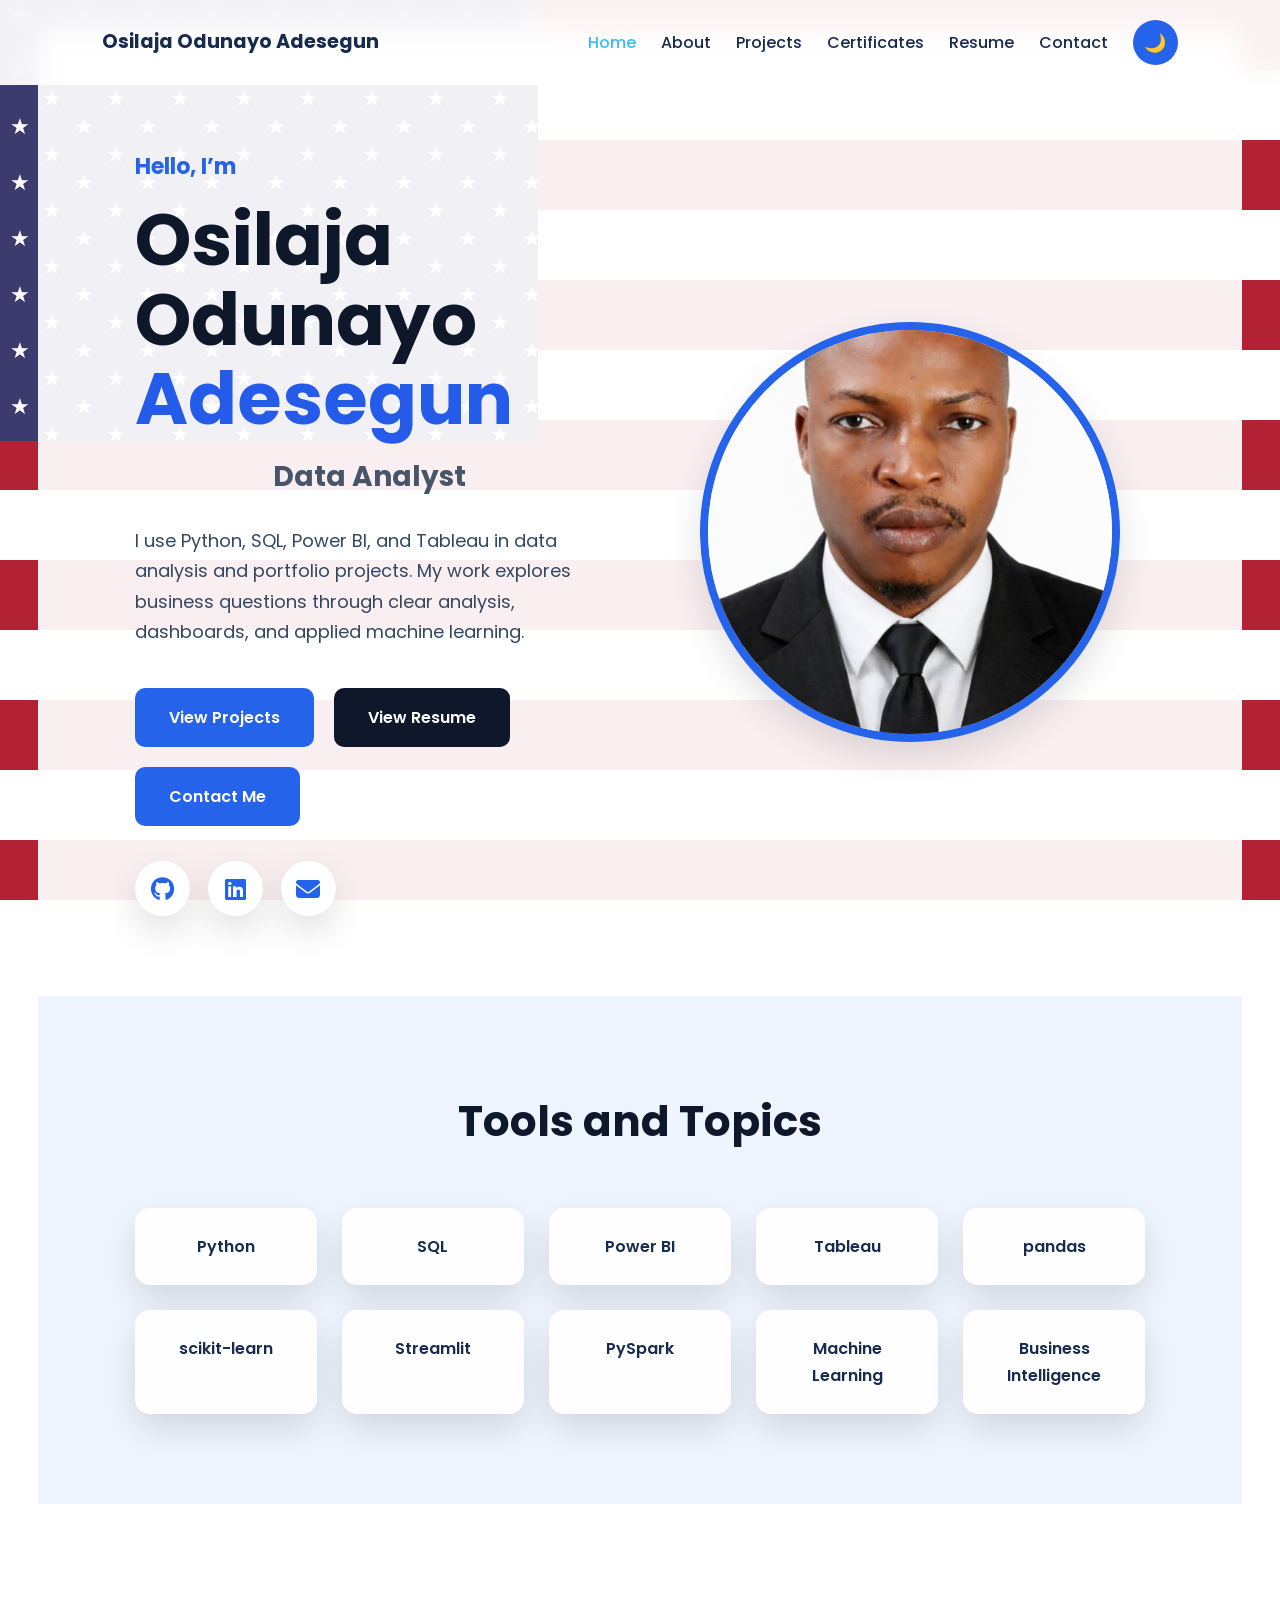
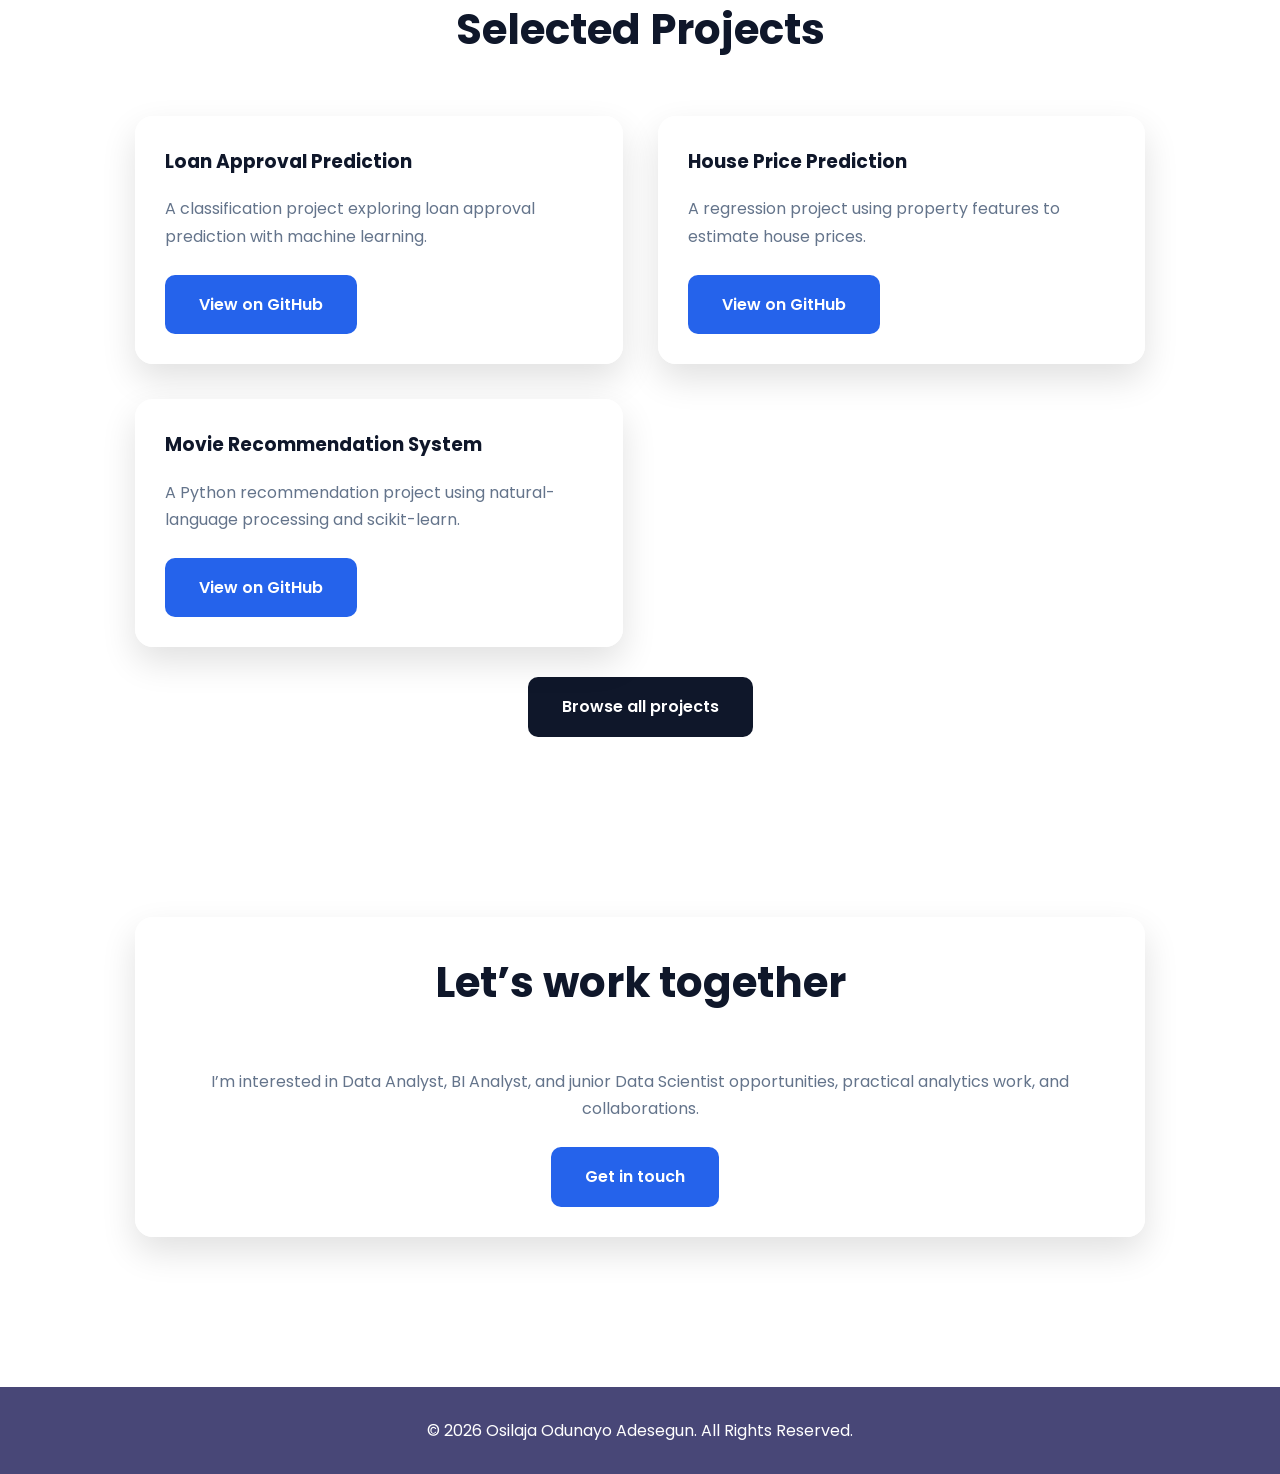
<file: index.html>
<!DOCTYPE html>
<html lang="en">
<head>
  <meta charset="UTF-8">
  <meta name="viewport" content="width=device-width, initial-scale=1.0">
  <meta name="description" content="Osilaja Odunayo Adesegun’s portfolio of data analysis, business intelligence, and applied machine-learning projects using Python, SQL, Power BI, and Tableau.">
  <title>Osilaja Odunayo Adesegun | Data Analyst & Data Science Projects</title>
  <link rel="stylesheet" href="css/style.css?v=usa-20261010">
  <link rel="preconnect" href="https://fonts.googleapis.com">
  <link href="https://fonts.googleapis.com/css2?family=Poppins:wght@300;400;500;600;700;800&display=swap" rel="stylesheet">
  <link rel="stylesheet" href="https://cdnjs.cloudflare.com/ajax/libs/font-awesome/6.6.0/css/all.min.css">
<style>.logo h2{font-size:clamp(14px,1.5vw,20px);line-height:1.3;max-width:300px}.hero-text h1{overflow-wrap:normal}</style>
</head>
<body>
  <div class="loader"><div class="spinner"></div></div>

  <header>
    <div class="logo"><h2>Osilaja Odunayo Adesegun</h2></div>
    <div class="menu-toggle"><i class="fas fa-bars"></i></div>
    <nav>
      <a href="index.html" class="active">Home</a>
      <a href="about.html">About</a>
      <a href="projects.html">Projects</a>
      <a href="certificates.html">Certificates</a>
      <a href="resume.html">Resume</a>
      <a href="contact.html">Contact</a>
      <button id="themeToggle" class="theme-toggle" aria-label="Toggle theme">🌙</button>
    </nav>
  </header>

  <main>
    <section class="hero">
      <div class="hero-text">
        <h4>Hello, I’m</h4>
        <h1>Osilaja Odunayo <span>Adesegun</span></h1>
        <h2 id="typing">Data Analyst</h2>
        <p>I use Python, SQL, Power BI, and Tableau in data analysis and portfolio projects. My work explores business questions through clear analysis, dashboards, and applied machine learning.</p>
        <div class="hero-buttons">
          <a href="projects.html" class="btn primary">View Projects</a>
          <a href="resume.html" class="btn secondary">View Resume</a>
          <a href="contact.html" class="btn primary">Contact Me</a>
        </div>
        <div class="social" aria-label="Professional links">
          <a href="https://github.com/cegemenge" target="_blank" rel="noopener noreferrer" aria-label="GitHub"><i class="fab fa-github"></i></a>
          <a href="https://www.linkedin.com/in/odunayo-osilaja/" target="_blank" rel="noopener noreferrer" aria-label="LinkedIn"><i class="fab fa-linkedin"></i></a>
          <a href="mailto:cegemenge@gmail.com" aria-label="Email"><i class="fas fa-envelope"></i></a>
        </div>
      </div>
      <div class="hero-image">
        <img src="images/profile.jpg" alt="Portrait of Osilaja Odunayo Adesegun">
      </div>
    </section>

    <section class="skills">
      <h2>Tools and Topics</h2>
      <div class="skills-grid">
        <div class="skill-card">Python</div>
        <div class="skill-card">SQL</div>
        <div class="skill-card">Power BI</div>
        <div class="skill-card">Tableau</div>
        <div class="skill-card">pandas</div>
        <div class="skill-card">scikit-learn</div>
        <div class="skill-card">Streamlit</div>
        <div class="skill-card">PySpark</div>
        <div class="skill-card">Machine Learning</div>
        <div class="skill-card">Business Intelligence</div>
      </div>
    </section>

    <section class="featured">
      <h2>Selected Projects</h2>
      <div class="project-grid">
        <div class="project-card">
          <h3>Loan Approval Prediction</h3>
          <p>A classification project exploring loan approval prediction with machine learning.</p>
          <a href="https://github.com/cegemenge/Loan-Approval-Prediction" class="btn primary" target="_blank" rel="noopener noreferrer">View on GitHub</a>
        </div>
        <div class="project-card">
          <h3>House Price Prediction</h3>
          <p>A regression project using property features to estimate house prices.</p>
          <a href="https://github.com/cegemenge/House_Price_Prediction" class="btn primary" target="_blank" rel="noopener noreferrer">View on GitHub</a>
        </div>
        <div class="project-card">
          <h3>Movie Recommendation System</h3>
          <p>A Python recommendation project using natural-language processing and scikit-learn.</p>
          <a href="https://github.com/cegemenge/Movie-Recommendation-System" class="btn primary" target="_blank" rel="noopener noreferrer">View on GitHub</a>
        </div>
      </div>
      <p style="text-align:center;margin-top:30px;"><a href="projects.html" class="btn secondary">Browse all projects</a></p>
    </section>

    <section class="featured">
      <div class="project-card" style="text-align:center;">
        <h2>Let’s work together</h2>
        <p>I’m interested in Data Analyst, BI Analyst, and junior Data Scientist opportunities, practical analytics work, and collaborations.</p>
        <a href="contact.html" class="btn primary">Get in touch</a>
      </div>
    </section>
  </main>

  <footer>
    <p>© 2026 Osilaja Odunayo Adesegun. All Rights Reserved.</p>
  </footer>

  <script src="js/script.js?v=full-name-20261010"></script>
  <script>
    window.addEventListener("load", () => {
      const loader = document.querySelector(".loader");
      if (loader) loader.classList.add("hidden");
    });
  </script>
</body>
</html>
</file>
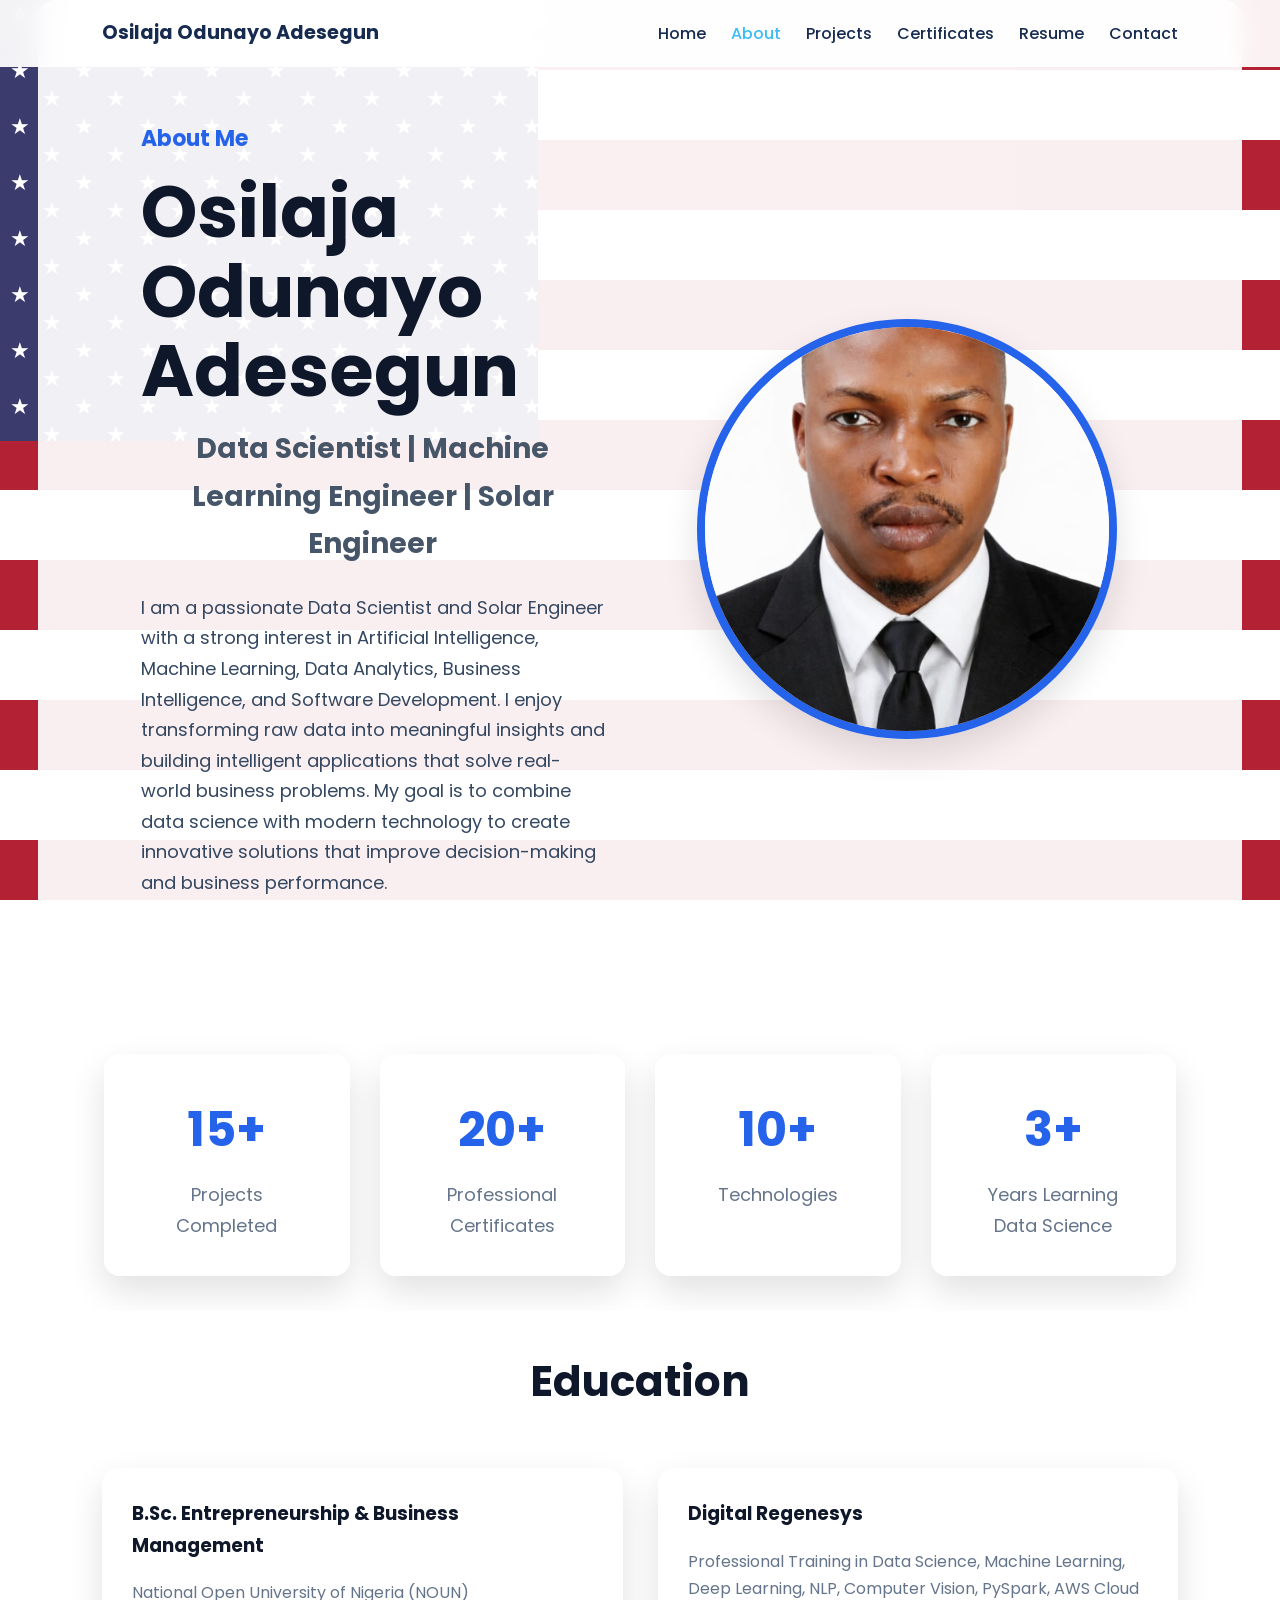
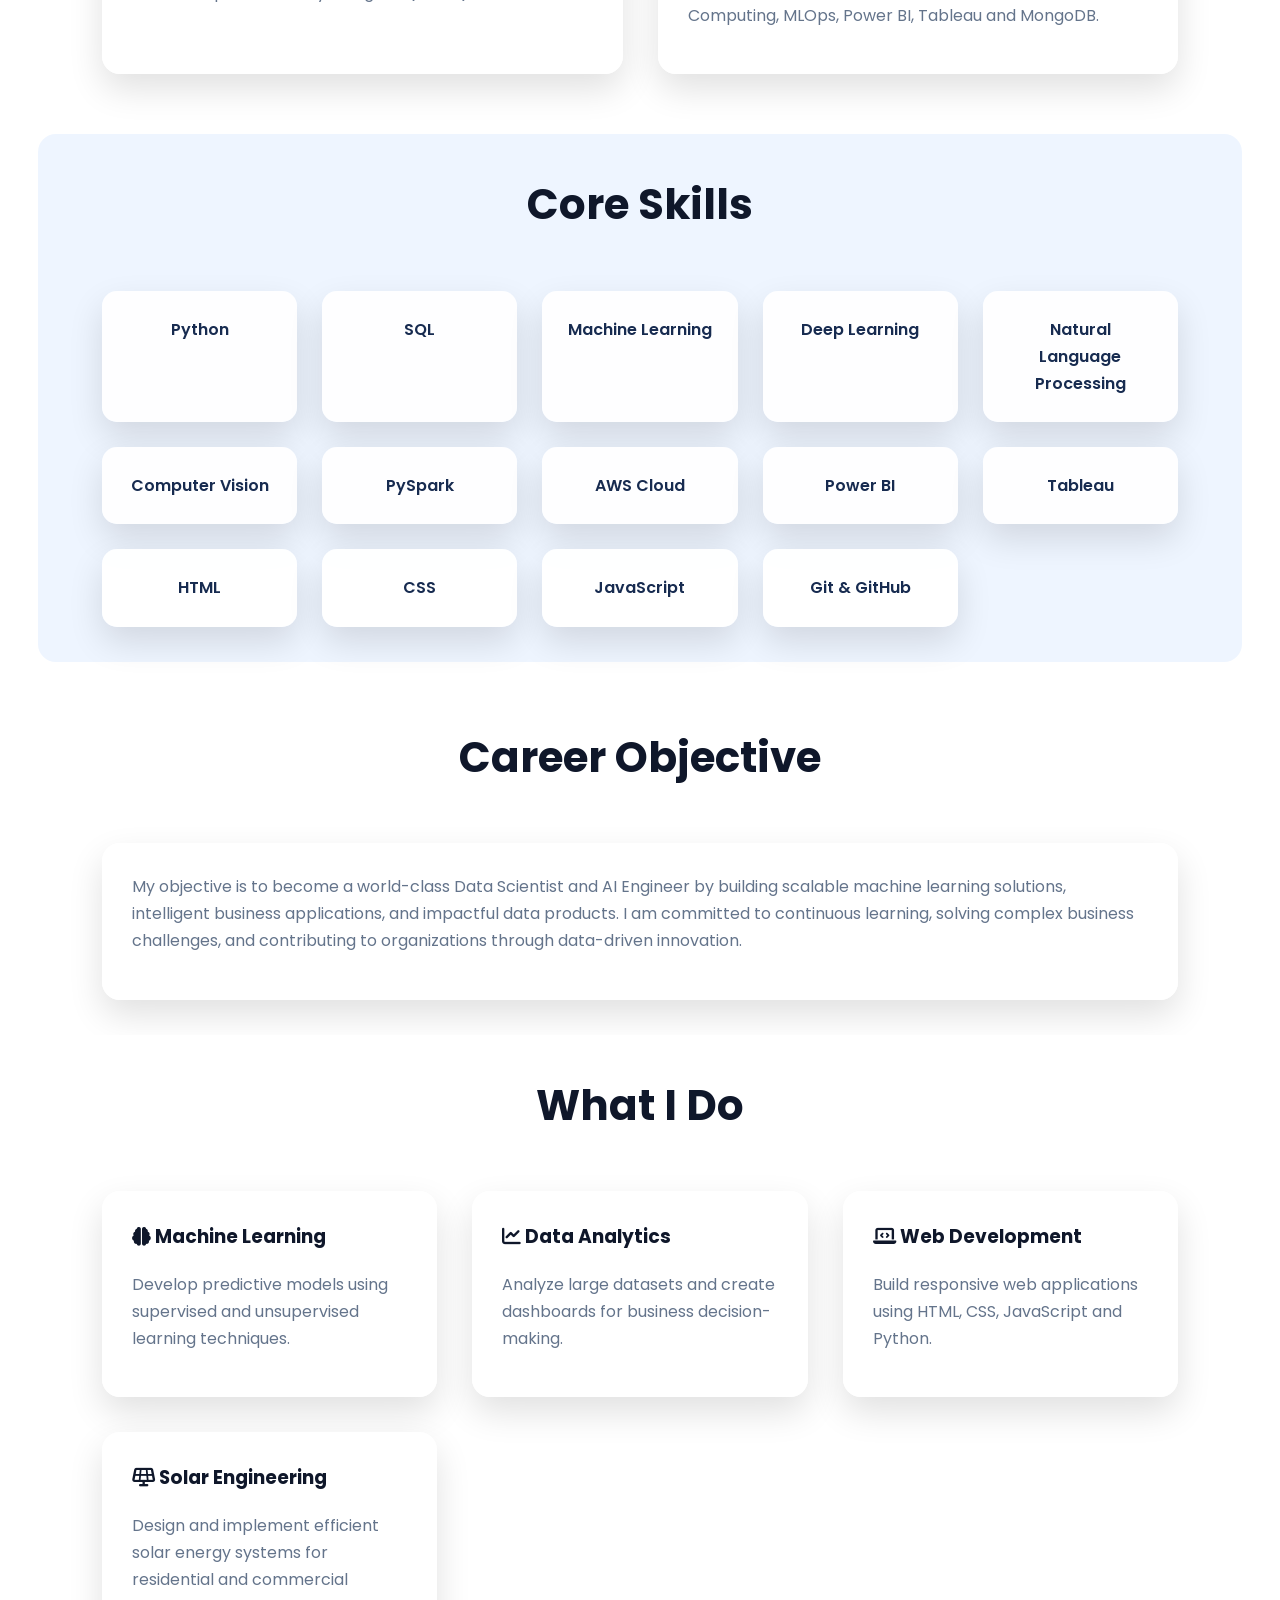
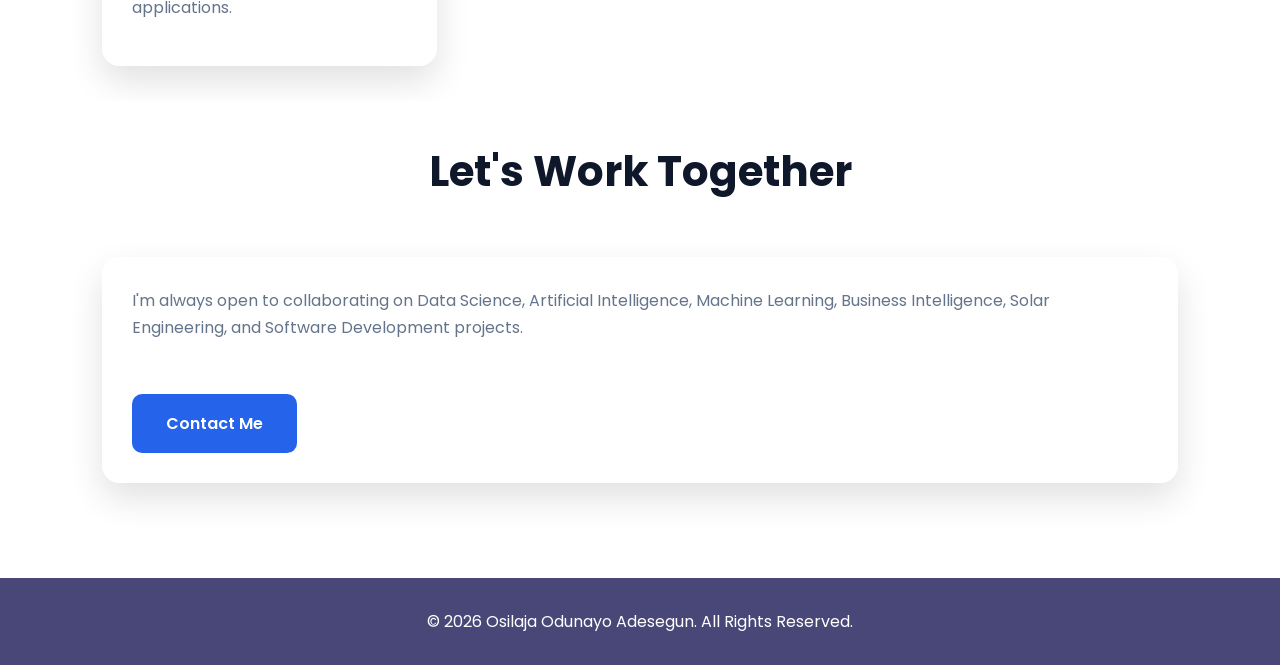
<file: about.html>
<!DOCTYPE html>
<html lang="en">

<head>

<meta charset="UTF-8">
<meta name="viewport" content="width=device-width, initial-scale=1.0">

<title>About | Osilaja Odunayo Adesegun</title>

<link rel="stylesheet" href="css/style.css?v=usa-20261010">

<link rel="preconnect" href="https://fonts.googleapis.com">
<link href="https://fonts.googleapis.com/css2?family=Poppins:wght@300;400;500;600;700&display=swap" rel="stylesheet">

<link rel="stylesheet" href="https://cdnjs.cloudflare.com/ajax/libs/font-awesome/6.6.0/css/all.min.css">

<style>.logo h2{font-size:clamp(14px,1.5vw,20px);line-height:1.3;max-width:300px}.hero-text h1{overflow-wrap:normal}</style>
</head>

<body>

<header>

<div class="logo">
<h2>Osilaja Odunayo Adesegun</h2>
</div>

<nav>

<a href="index.html">Home</a>
<a href="about.html" class="active">About</a>
<a href="projects.html">Projects</a>
<a href="certificates.html">Certificates</a>
<a href="resume.html">Resume</a>
<a href="contact.html">Contact</a>

</nav>

</header>

<section class="hero">

<div class="hero-text">

<h4>About Me</h4>

<h1>Osilaja Odunayo Adesegun</h1>

<h2>Data Scientist | Machine Learning Engineer | Solar Engineer</h2>

<p>

I am a passionate Data Scientist and Solar Engineer with a strong interest in Artificial Intelligence, Machine Learning, Data Analytics, Business Intelligence, and Software Development.

I enjoy transforming raw data into meaningful insights and building intelligent applications that solve real-world business problems. My goal is to combine data science with modern technology to create innovative solutions that improve decision-making and business performance.

</p>

</div>

<div class="hero-image">

<img src="images/profile.jpg" alt="Osilaja Odunayo Adesegun">

</div>

</section>

<section class="stats">

<div class="card">
<h2>15+</h2>
<p>Projects Completed</p>
</div>

<div class="card">
<h2>20+</h2>
<p>Professional Certificates</p>
</div>

<div class="card">
<h2>10+</h2>
<p>Technologies</p>
</div>

<div class="card">
<h2>3+</h2>
<p>Years Learning Data Science</p>
</div>

</section>

<section class="featured">

<h2>Education</h2>

<div class="project-grid">

<div class="project-card">

<h3>B.Sc. Entrepreneurship &amp; Business Management</h3>

<p>

National Open University of Nigeria (NOUN)

</p>

</div>

<div class="project-card">

<h3>Digital Regenesys</h3>

<p>

Professional Training in Data Science, Machine Learning, Deep Learning, NLP, Computer Vision, PySpark, AWS Cloud Computing, MLOps, Power BI, Tableau and MongoDB.

</p>

</div>

</div>

</section>

<section class="skills">

<h2>Core Skills</h2>

<div class="skills-grid">

<div class="skill-card">Python</div>
<div class="skill-card">SQL</div>
<div class="skill-card">Machine Learning</div>
<div class="skill-card">Deep Learning</div>
<div class="skill-card">Natural Language Processing</div>
<div class="skill-card">Computer Vision</div>
<div class="skill-card">PySpark</div>
<div class="skill-card">AWS Cloud</div>
<div class="skill-card">Power BI</div>
<div class="skill-card">Tableau</div>
<div class="skill-card">HTML</div>
<div class="skill-card">CSS</div>
<div class="skill-card">JavaScript</div>
<div class="skill-card">Git &amp; GitHub</div>

</div>

</section>

<section class="featured">

<h2>Career Objective</h2>

<div class="project-card">

<p>

My objective is to become a world-class Data Scientist and AI Engineer by building scalable machine learning solutions, intelligent business applications, and impactful data products. I am committed to continuous learning, solving complex business challenges, and contributing to organizations through data-driven innovation.

</p>

</div>

</section>

<section class="featured">

<h2>What I Do</h2>

<div class="project-grid">

<div class="project-card">

<h3><i class="fas fa-brain"></i> Machine Learning</h3>

<p>
Develop predictive models using supervised and unsupervised learning techniques.
</p>

</div>

<div class="project-card">

<h3><i class="fas fa-chart-line"></i> Data Analytics</h3>

<p>
Analyze large datasets and create dashboards for business decision-making.
</p>

</div>

<div class="project-card">

<h3><i class="fas fa-laptop-code"></i> Web Development</h3>

<p>
Build responsive web applications using HTML, CSS, JavaScript and Python.
</p>

</div>

<div class="project-card">

<h3><i class="fas fa-solar-panel"></i> Solar Engineering</h3>

<p>
Design and implement efficient solar energy systems for residential and commercial applications.
</p>

</div>

</div>

</section>

<section class="featured">

<h2>Let's Work Together</h2>

<div class="project-card">

<p>

I'm always open to collaborating on Data Science, Artificial Intelligence, Machine Learning, Business Intelligence, Solar Engineering, and Software Development projects.

</p>

<br>

<a href="contact.html" class="btn primary">

Contact Me

</a>

</div>

</section>

<footer>

<p>

© 2026 Osilaja Odunayo Adesegun. All Rights Reserved.

</p>

</footer>

<script src="js/script.js?v=full-name-20261010"></script>

</body>

</html>
</file>
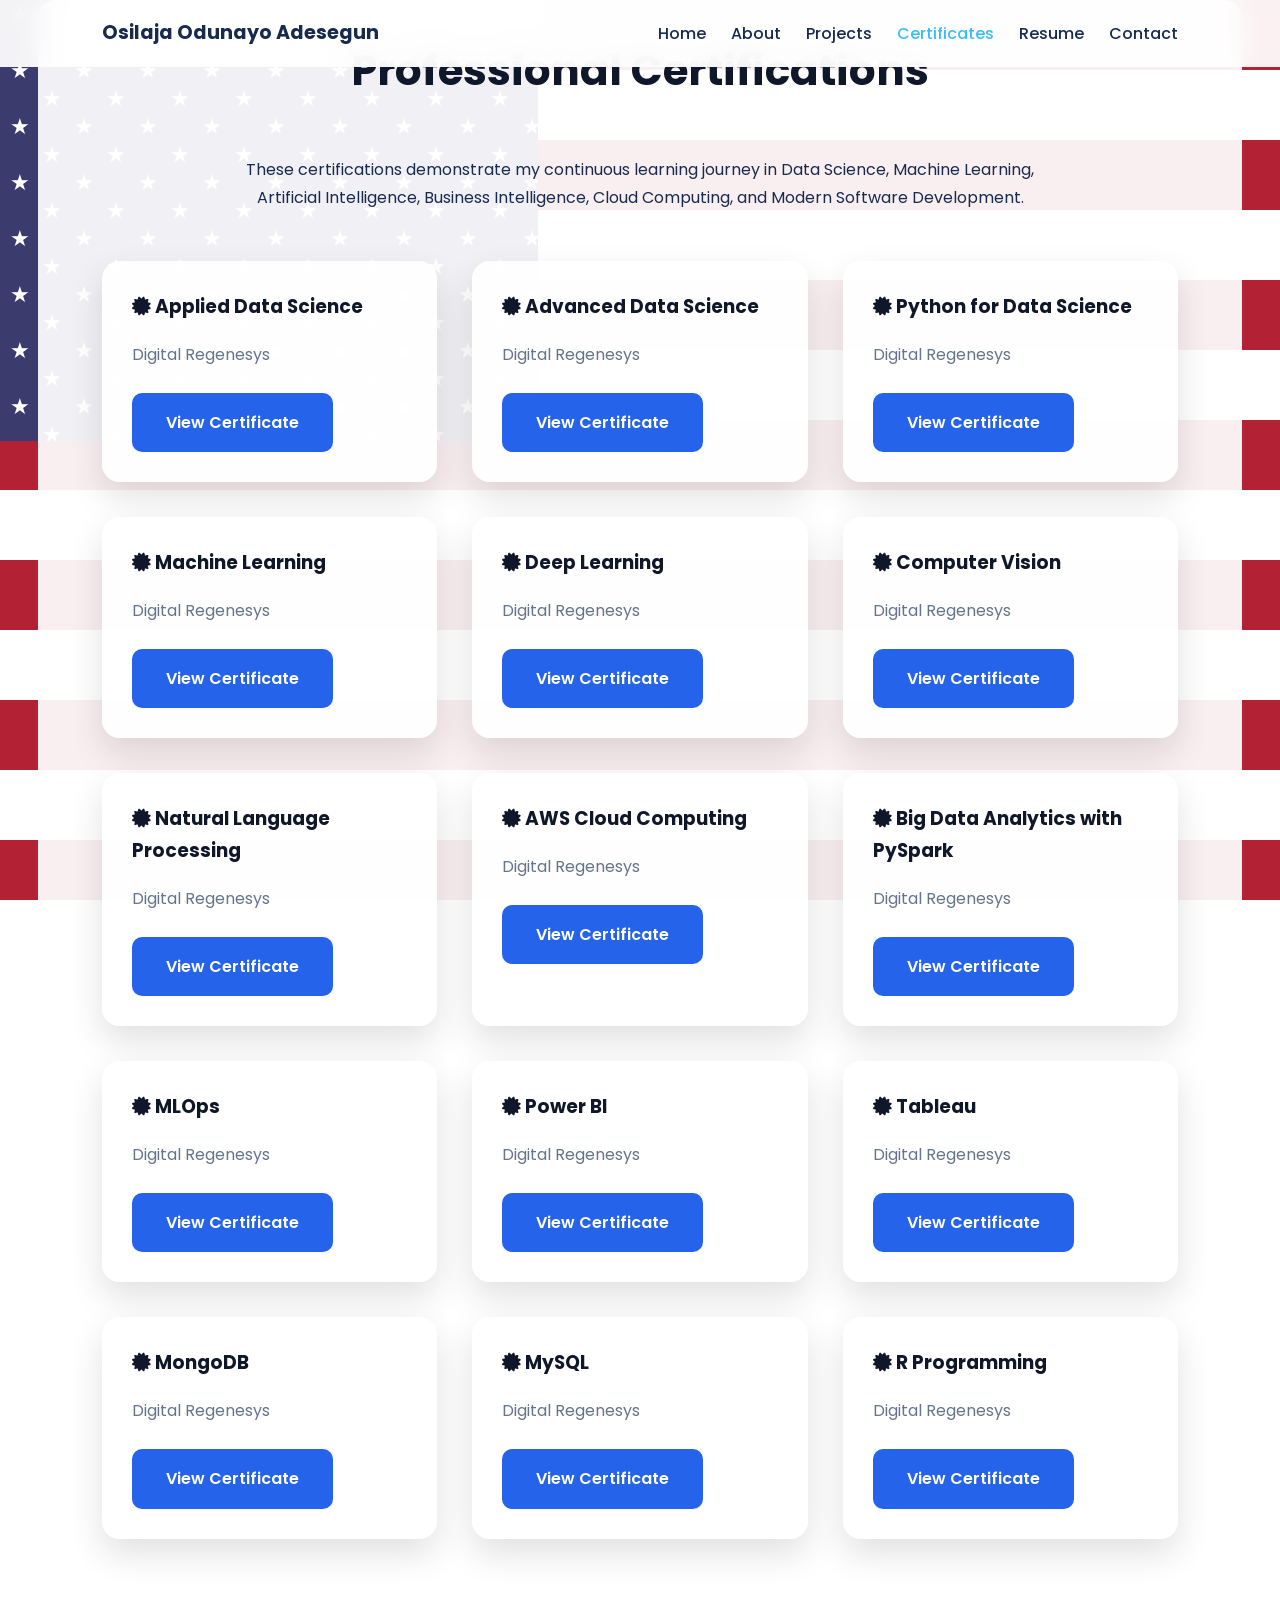
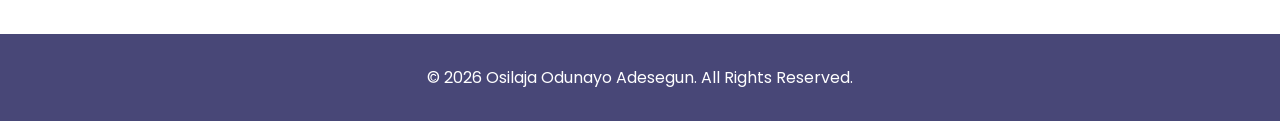
<file: certificates.html>
<!DOCTYPE html>
<html lang="en">

<head>

<meta charset="UTF-8">
<meta name="viewport" content="width=device-width, initial-scale=1.0">

<title>Certificates | Osilaja Odunayo Adesegun</title>

<link rel="stylesheet" href="css/style.css?v=usa-20261010">

<style>
.cert-intro {
    text-align: center;
    max-width: 850px;
    margin: 20px auto 50px;
}
</style>

<link rel="preconnect" href="https://fonts.googleapis.com">
<link href="https://fonts.googleapis.com/css2?family=Poppins:wght@300;400;500;600;700&display=swap" rel="stylesheet">

<link rel="stylesheet"
href="https://cdnjs.cloudflare.com/ajax/libs/font-awesome/6.6.0/css/all.min.css">

<style>.logo h2{font-size:clamp(14px,1.5vw,20px);line-height:1.3;max-width:300px}.hero-text h1{overflow-wrap:normal}</style>
</head>

<body>

<header>

<div class="logo">
<h2>Osilaja Odunayo Adesegun</h2>
</div>

<nav>

<a href="index.html">Home</a>
<a href="about.html">About</a>
<a href="projects.html">Projects</a>
<a href="certificates.html" class="active">Certificates</a>
<a href="resume.html">Resume</a>
<a href="contact.html">Contact</a>

</nav>

</header>

<section class="featured">

<h2>Professional Certifications</h2>

<p class="cert-intro">
These certifications demonstrate my continuous learning journey in Data Science,
Machine Learning, Artificial Intelligence, Business Intelligence,
Cloud Computing, and Modern Software Development.
</p>

<div class="project-grid">

<div class="project-card">
<h3><i class="fas fa-certificate"></i> Applied Data Science</h3>
<p>Digital Regenesys</p>
<a href="certificates/applied-data-science.pdf" class="btn primary" target="_blank">
View Certificate
</a>
</div>

<div class="project-card">
<h3><i class="fas fa-certificate"></i> Advanced Data Science</h3>
<p>Digital Regenesys</p>
<a href="certificates/advanced-data-science.pdf" class="btn primary" target="_blank">
View Certificate
</a>
</div>

<div class="project-card">
<h3><i class="fas fa-certificate"></i> Python for Data Science</h3>
<p>Digital Regenesys</p>
<a href="certificates/python.pdf" class="btn primary" target="_blank">
View Certificate
</a>
</div>

<div class="project-card">
<h3><i class="fas fa-certificate"></i> Machine Learning</h3>
<p>Digital Regenesys</p>
<a href="certificates/machine-learning.pdf" class="btn primary" target="_blank">
View Certificate
</a>
</div>

<div class="project-card">
<h3><i class="fas fa-certificate"></i> Deep Learning</h3>
<p>Digital Regenesys</p>
<a href="certificates/deep-learning.pdf" class="btn primary" target="_blank">
View Certificate
</a>
</div>

<div class="project-card">
<h3><i class="fas fa-certificate"></i> Computer Vision</h3>
<p>Digital Regenesys</p>
<a href="certificates/computer-vision.pdf" class="btn primary" target="_blank">
View Certificate
</a>
</div>

<div class="project-card">
<h3><i class="fas fa-certificate"></i> Natural Language Processing</h3>
<p>Digital Regenesys</p>
<a href="certificates/nlp.pdf" class="btn primary" target="_blank">
View Certificate
</a>
</div>

<div class="project-card">
<h3><i class="fas fa-certificate"></i> AWS Cloud Computing</h3>
<p>Digital Regenesys</p>
<a href="certificates/aws-cloud.pdf" class="btn primary" target="_blank">
View Certificate
</a>
</div>

<div class="project-card">
<h3><i class="fas fa-certificate"></i> Big Data Analytics with PySpark</h3>
<p>Digital Regenesys</p>
<a href="certificates/pyspark.pdf" class="btn primary" target="_blank">
View Certificate
</a>
</div>

<div class="project-card">
<h3><i class="fas fa-certificate"></i> MLOps</h3>
<p>Digital Regenesys</p>
<a href="certificates/mlops.pdf" class="btn primary" target="_blank">
View Certificate
</a>
</div>

<div class="project-card">
<h3><i class="fas fa-certificate"></i> Power BI</h3>
<p>Digital Regenesys</p>
<a href="certificates/power-bi.pdf" class="btn primary" target="_blank">
View Certificate
</a>
</div>

<div class="project-card">
<h3><i class="fas fa-certificate"></i> Tableau</h3>
<p>Digital Regenesys</p>
<a href="certificates/tableau.pdf" class="btn primary" target="_blank">
View Certificate
</a>
</div>

<div class="project-card">
<h3><i class="fas fa-certificate"></i> MongoDB</h3>
<p>Digital Regenesys</p>
<a href="certificates/mongodb.pdf" class="btn primary" target="_blank">
View Certificate
</a>
</div>

<div class="project-card">
<h3><i class="fas fa-certificate"></i> MySQL</h3>
<p>Digital Regenesys</p>
<a href="certificates/mysql.pdf" class="btn primary" target="_blank">
View Certificate
</a>
</div>

<div class="project-card">
<h3><i class="fas fa-certificate"></i> R Programming</h3>
<p>Digital Regenesys</p>
<a href="certificates/r-programming.pdf" class="btn primary" target="_blank">
View Certificate
</a>
</div>

</div>

</section>

<footer>

<p>
© 2026 Osilaja Odunayo Adesegun. All Rights Reserved.
</p>

</footer>

<script src="js/script.js?v=full-name-20261010"></script>

</body>
</html>
</file>
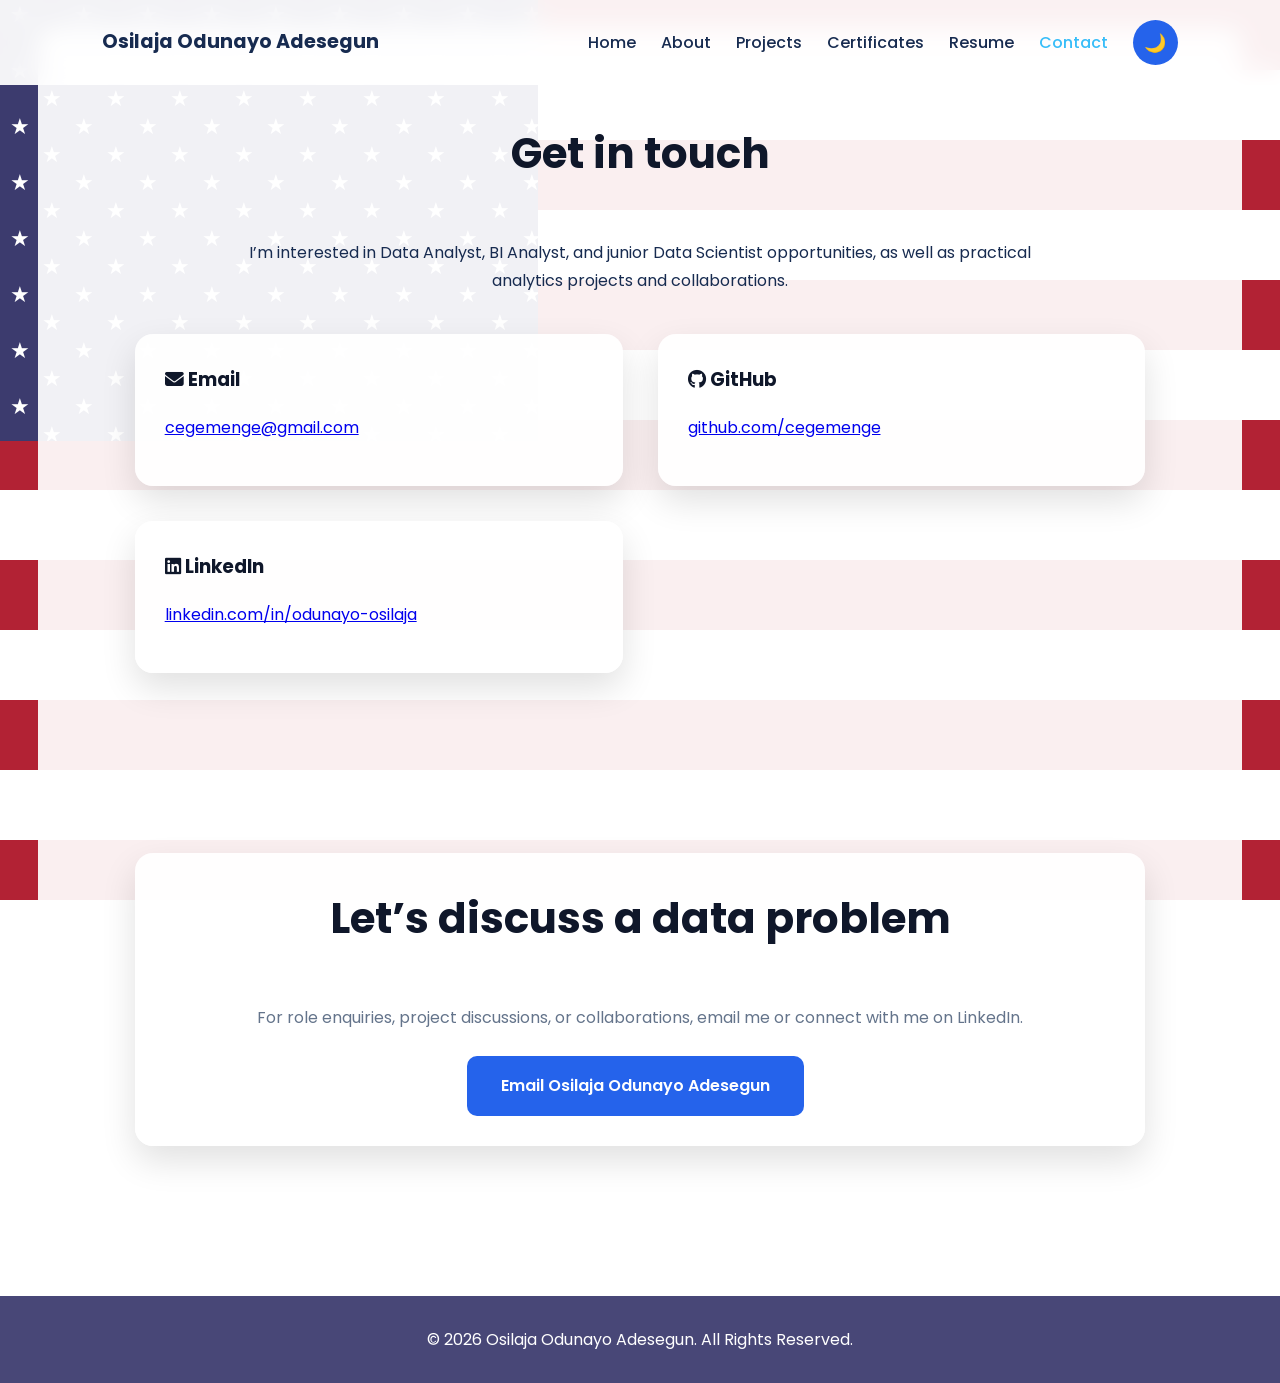
<file: contact.html>
<!DOCTYPE html>
<html lang="en">
<head>
  <meta charset="UTF-8">
  <meta name="viewport" content="width=device-width, initial-scale=1.0">
  <meta name="description" content="Contact Osilaja Odunayo Adesegun about data analysis, business intelligence, and applied machine learning opportunities.">
  <title>Contact | Osilaja Odunayo Adesegun</title>
  <link rel="stylesheet" href="css/style.css?v=usa-20261010">
  <link rel="preconnect" href="https://fonts.googleapis.com">
  <link href="https://fonts.googleapis.com/css2?family=Poppins:wght@300;400;500;600;700;800&display=swap" rel="stylesheet">
  <link rel="stylesheet" href="https://cdnjs.cloudflare.com/ajax/libs/font-awesome/6.6.0/css/all.min.css">
<style>.logo h2{font-size:clamp(14px,1.5vw,20px);line-height:1.3;max-width:300px}.hero-text h1{overflow-wrap:normal}</style>
</head>
<body>
  <header>
    <div class="logo"><h2>Osilaja Odunayo Adesegun</h2></div>
    <div class="menu-toggle"><i class="fas fa-bars"></i></div>
    <nav>
      <a href="index.html">Home</a>
      <a href="about.html">About</a>
      <a href="projects.html">Projects</a>
      <a href="certificates.html">Certificates</a>
      <a href="resume.html">Resume</a>
      <a href="contact.html" class="active">Contact</a>
      <button id="themeToggle" class="theme-toggle" aria-label="Toggle theme">🌙</button>
    </nav>
  </header>

  <main>
    <section class="featured">
      <h2>Get in touch</h2>
      <p style="text-align:center;max-width:850px;margin:0 auto 40px;">
        I’m interested in Data Analyst, BI Analyst, and junior Data Scientist opportunities, as well as practical analytics projects and collaborations.
      </p>
      <div class="project-grid">
        <div class="project-card">
          <h3><i class="fas fa-envelope"></i> Email</h3>
          <p><a href="mailto:cegemenge@gmail.com">cegemenge@gmail.com</a></p>
        </div>
        <div class="project-card">
          <h3><i class="fab fa-github"></i> GitHub</h3>
          <p><a href="https://github.com/cegemenge" target="_blank" rel="noopener noreferrer">github.com/cegemenge</a></p>
        </div>
        <div class="project-card">
          <h3><i class="fab fa-linkedin"></i> LinkedIn</h3>
          <p><a href="https://www.linkedin.com/in/odunayo-osilaja/" target="_blank" rel="noopener noreferrer">linkedin.com/in/odunayo-osilaja</a></p>
        </div>
      </div>
    </section>

    <section class="featured">
      <div class="project-card" style="text-align:center;">
        <h2>Let’s discuss a data problem</h2>
        <p>For role enquiries, project discussions, or collaborations, email me or connect with me on LinkedIn.</p>
        <a href="mailto:cegemenge@gmail.com" class="btn primary">Email Osilaja Odunayo Adesegun</a>
      </div>
    </section>
  </main>

  <footer>
    <p>© 2026 Osilaja Odunayo Adesegun. All Rights Reserved.</p>
  </footer>
  <script src="js/script.js?v=full-name-20261010"></script>
</body>
</html>
</file>
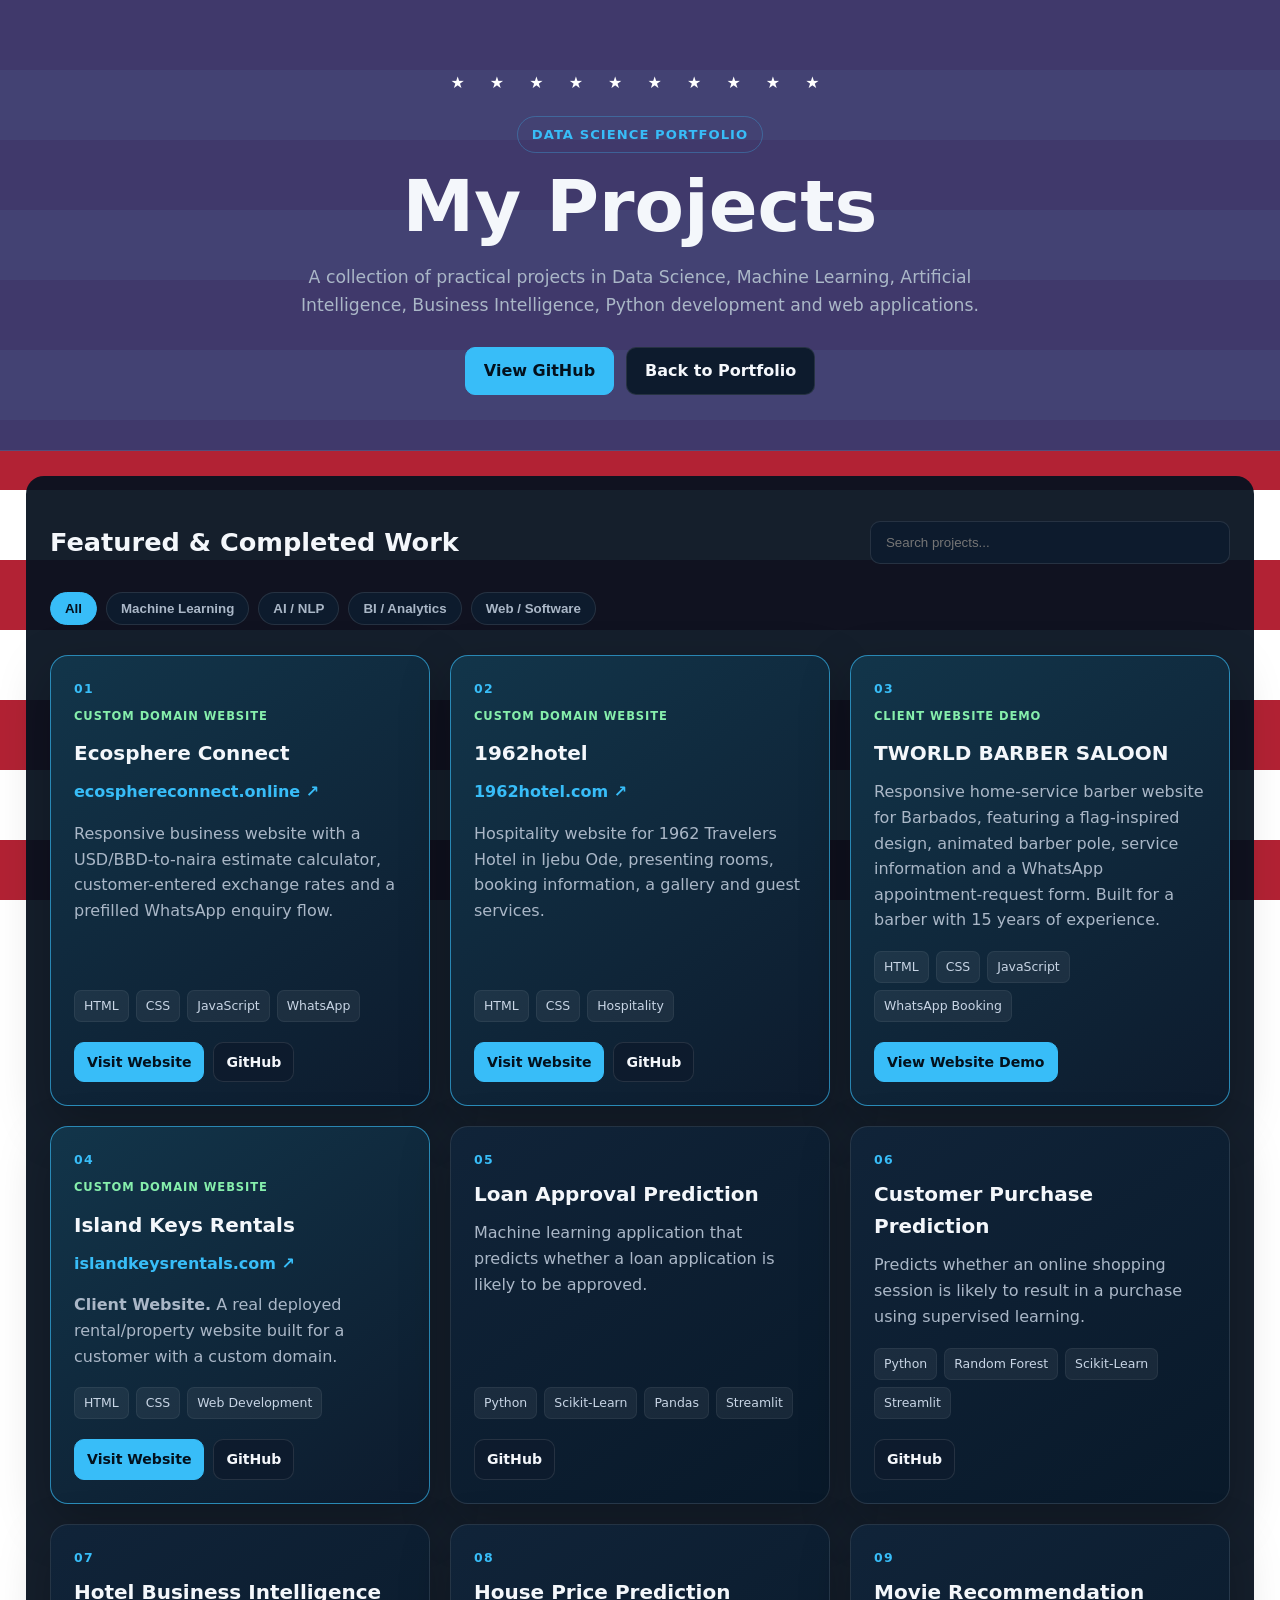
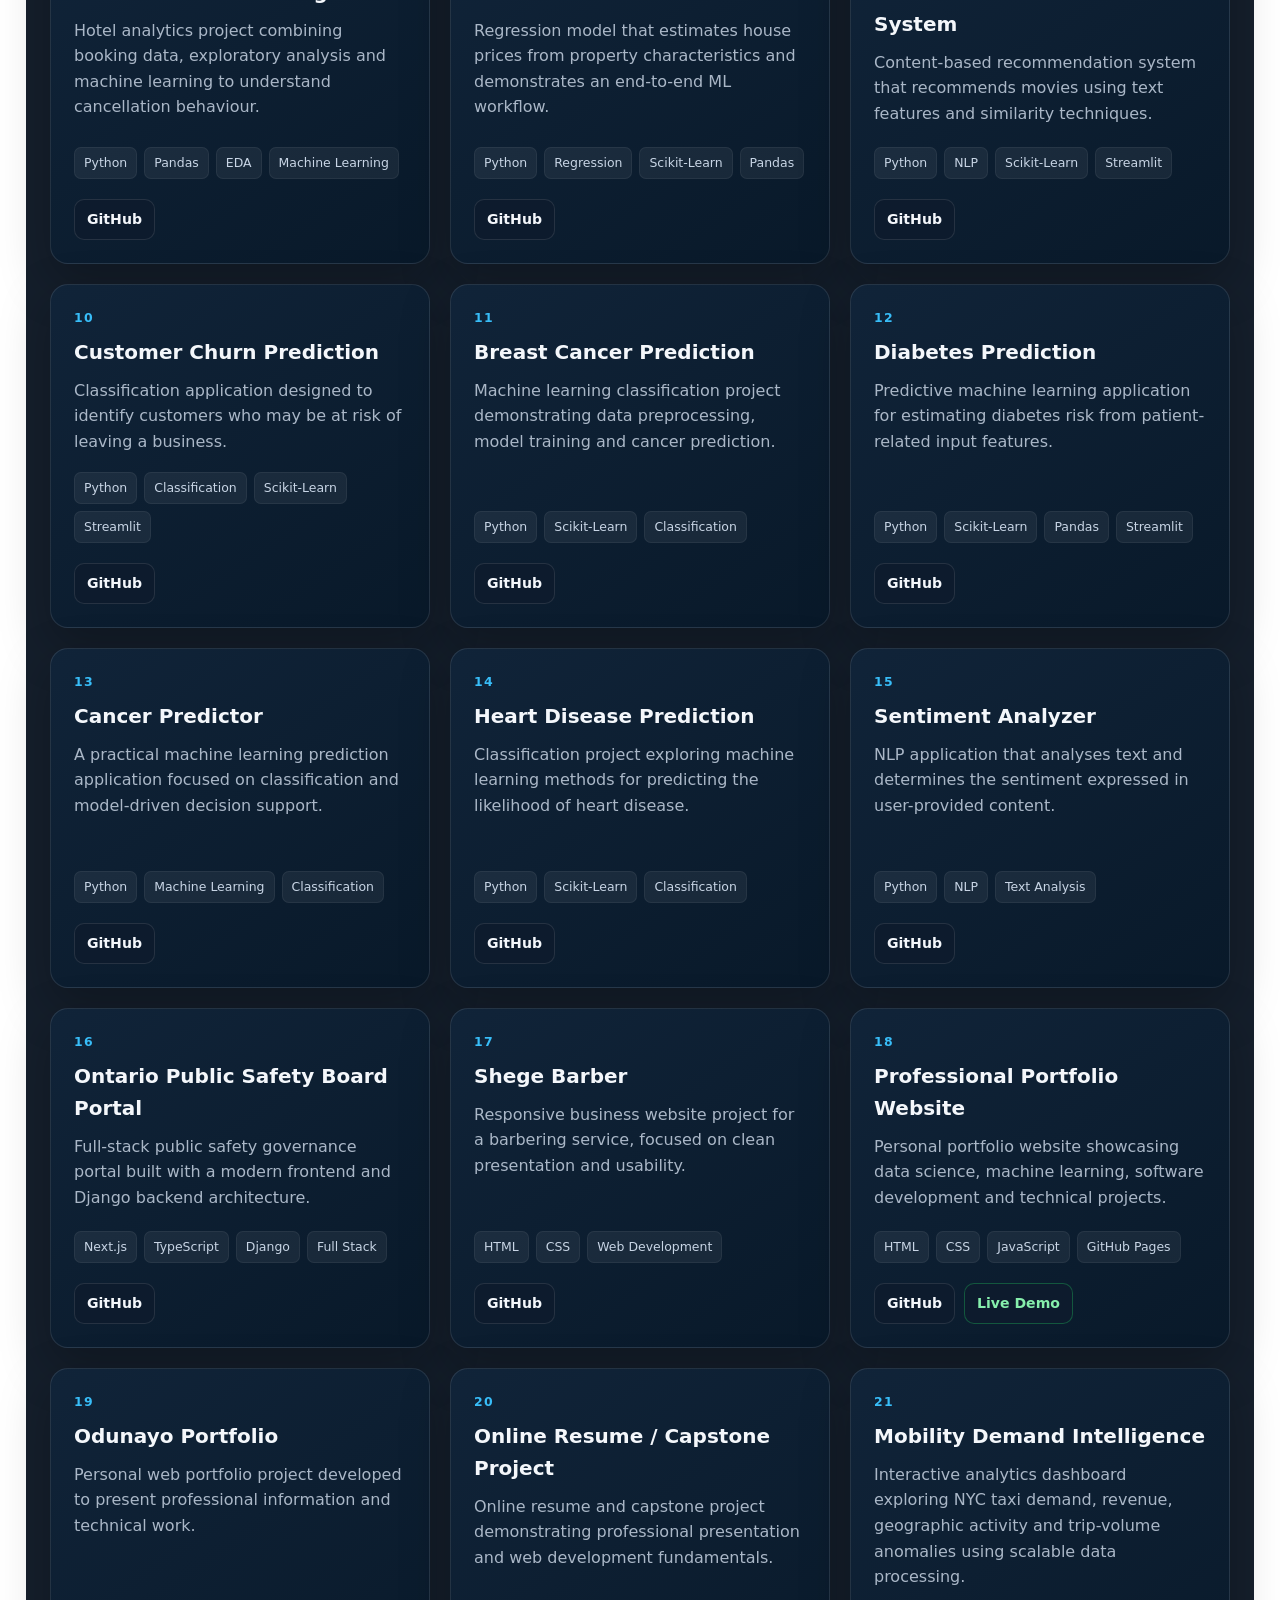
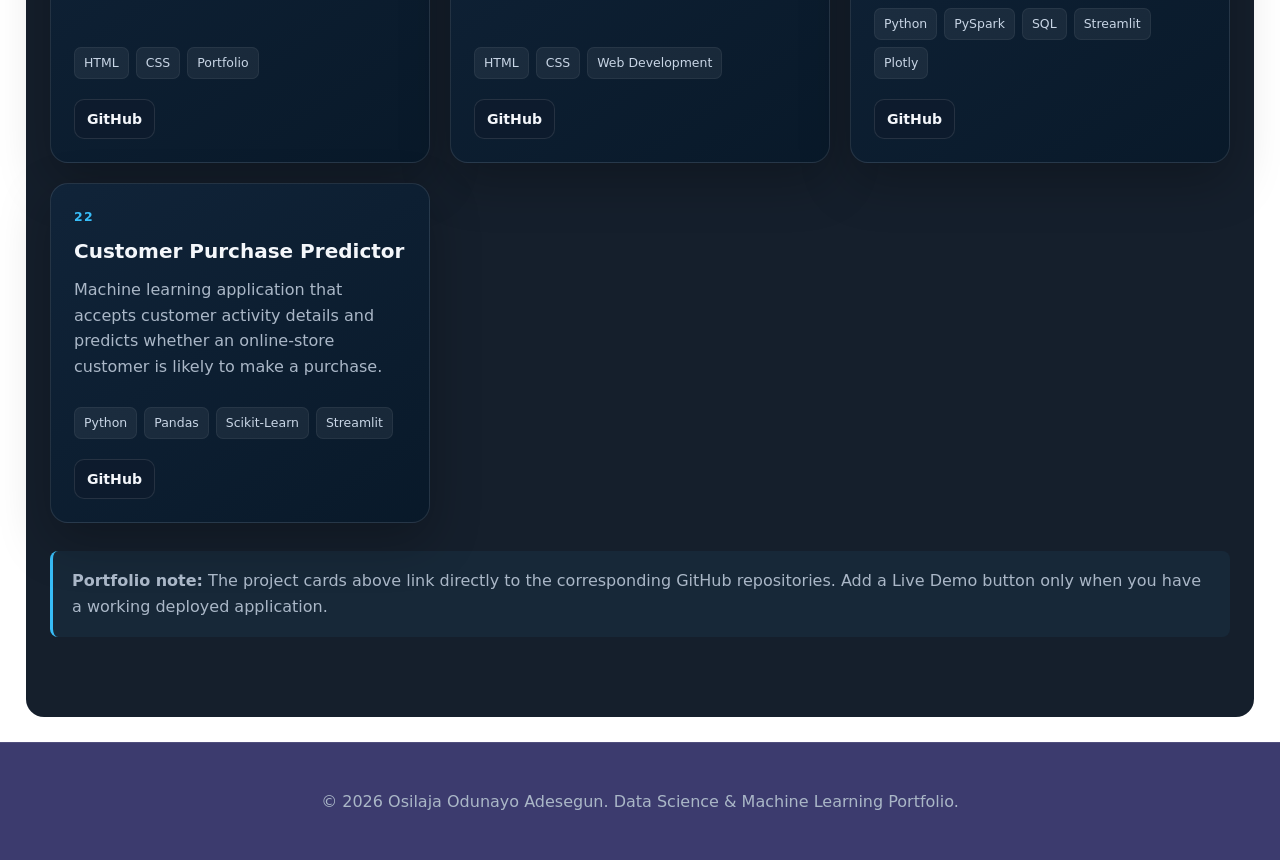
<file: projects.html>
<!DOCTYPE html>
<html lang="en">
<head>
  <meta charset="UTF-8">
  <meta name="viewport" content="width=device-width, initial-scale=1.0">
  <meta name="description" content="Osilaja Odunayo Adesegun — Data Science, Machine Learning, AI and Software Projects">
  <title>Projects | Osilaja Odunayo Adesegun</title>

  <style>
    :root {
      --bg: #07111f;
      --surface: #0d1b2d;
      --surface-2: #11243a;
      --text: #f4f7fb;
      --muted: #aab7c7;
      --accent: #38bdf8;
      --accent-2: #22c55e;
      --border: rgba(255,255,255,.10);
      --shadow: 0 18px 50px rgba(0,0,0,.25);
    }

    * { box-sizing: border-box; }

    html { scroll-behavior: smooth; }

    body {
      margin: 0;
      font-family: Inter, system-ui, -apple-system, BlinkMacSystemFont, "Segoe UI", sans-serif;
      background: linear-gradient(180deg, #06101d 0%, var(--bg) 45%, #081525 100%);
      color: var(--text);
      line-height: 1.6;
    }

    a { color: inherit; text-decoration: none; }

    .container {
      width: min(1180px, calc(100% - 36px));
      margin: auto;
    }

    header {
      padding: 70px 0 55px;
      text-align: center;
      border-bottom: 1px solid var(--border);
    }

    .eyebrow {
      display: inline-block;
      padding: 7px 14px;
      border: 1px solid rgba(56,189,248,.3);
      border-radius: 999px;
      color: var(--accent);
      font-size: .82rem;
      font-weight: 700;
      letter-spacing: .08em;
      text-transform: uppercase;
      margin-bottom: 16px;
    }

    h1 {
      margin: 0;
      font-size: clamp(2.2rem, 6vw, 4.5rem);
      line-height: 1.05;
    }

    .intro {
      max-width: 760px;
      margin: 20px auto 0;
      color: var(--muted);
      font-size: 1.08rem;
    }

    .top-actions {
      display: flex;
      justify-content: center;
      flex-wrap: wrap;
      gap: 12px;
      margin-top: 28px;
    }

    .btn {
      display: inline-flex;
      align-items: center;
      justify-content: center;
      min-height: 44px;
      padding: 10px 18px;
      border-radius: 10px;
      border: 1px solid var(--border);
      background: var(--surface);
      font-weight: 700;
      transition: .2s ease;
    }

    .btn:hover {
      transform: translateY(-2px);
      border-color: rgba(56,189,248,.5);
    }

    .btn.primary {
      background: var(--accent);
      color: #03111d;
      border-color: var(--accent);
    }

    main { padding: 45px 0 80px; }

    .toolbar {
      display: flex;
      gap: 14px;
      justify-content: space-between;
      align-items: center;
      flex-wrap: wrap;
      margin-bottom: 28px;
    }

    .toolbar h2 {
      margin: 0;
      font-size: 1.6rem;
    }

    .search {
      width: min(360px, 100%);
      padding: 13px 15px;
      border-radius: 10px;
      border: 1px solid var(--border);
      background: var(--surface);
      color: var(--text);
      outline: none;
    }

    .search:focus {
      border-color: var(--accent);
    }

    .filters {
      display: flex;
      flex-wrap: wrap;
      gap: 9px;
      margin-bottom: 30px;
    }

    .filter {
      cursor: pointer;
      border: 1px solid var(--border);
      background: var(--surface);
      color: var(--muted);
      border-radius: 999px;
      padding: 8px 14px;
      font-weight: 700;
    }

    .filter.active,
    .filter:hover {
      color: #06101d;
      background: var(--accent);
      border-color: var(--accent);
    }

    .projects-grid {
      display: grid;
      grid-template-columns: repeat(3, minmax(0, 1fr));
      gap: 20px;
    }

    .project-card {
      background: linear-gradient(145deg, rgba(17,36,58,.96), rgba(9,25,42,.96));
      border: 1px solid var(--border);
      border-radius: 18px;
      padding: 23px;
      box-shadow: var(--shadow);
      display: flex;
      flex-direction: column;
      min-height: 340px;
      transition: transform .2s ease, border-color .2s ease;
    }

    .project-card:hover {
      transform: translateY(-5px);
      border-color: rgba(56,189,248,.38);
    }

    .featured-website { border-color: rgba(56,189,248,.65); background: linear-gradient(145deg, #12354a, #0d1b2d); }
    .live-label { color: #86efac; font-size: .72rem; font-weight: 800; letter-spacing: .08em; margin-bottom: 12px; }
    .project-domain { color: var(--accent); font-weight: 700; overflow-wrap: anywhere; margin-bottom: 16px; }
    .project-domain:hover { text-decoration: underline; }
    .featured-website .btn.demo { background: var(--accent); color: #03111d; border-color: var(--accent); }

    .project-number {
      color: var(--accent);
      font-size: .78rem;
      font-weight: 800;
      letter-spacing: .1em;
      margin-bottom: 8px;
    }

    .project-card h3 {
      margin: 0 0 10px;
      font-size: 1.25rem;
    }

    .project-card p {
      color: var(--muted);
      margin: 0 0 18px;
      flex: 1;
    }

    .tags {
      display: flex;
      flex-wrap: wrap;
      gap: 7px;
      margin-bottom: 20px;
    }

    .tag {
      padding: 5px 9px;
      border-radius: 7px;
      background: rgba(255,255,255,.06);
      color: #c8d5e5;
      font-size: .78rem;
      border: 1px solid rgba(255,255,255,.06);
    }

    .project-actions {
      display: flex;
      gap: 9px;
      flex-wrap: wrap;
    }

    .project-actions .btn {
      min-height: 40px;
      padding: 8px 12px;
      font-size: .88rem;
    }

    .btn.demo {
      border-color: rgba(34,197,94,.35);
      color: #86efac;
    }

    .note {
      margin-top: 28px;
      padding: 17px 19px;
      border-left: 3px solid var(--accent);
      background: rgba(56,189,248,.06);
      color: var(--muted);
      border-radius: 8px;
    }

    footer {
      border-top: 1px solid var(--border);
      padding: 30px 0;
      text-align: center;
      color: var(--muted);
    }

    .empty {
      display: none;
      text-align: center;
      color: var(--muted);
      padding: 50px 0;
    }

    @media (max-width: 950px) {
      .projects-grid { grid-template-columns: repeat(2, minmax(0, 1fr)); }
    }

    @media (max-width: 620px) {
      .container { width: min(100% - 24px, 1180px); }
      header { padding: 50px 0 40px; }
      .projects-grid { grid-template-columns: 1fr; }
      .project-card { min-height: 0; }
    }
  </style>
<style>body{background:repeating-linear-gradient(180deg,#b22234 0 70px,#fff 70px 140px);background-attachment:fixed}header{background:#3c3b6ef5}main{background:#07111ff0;margin:25px auto;width:96%;border-radius:18px}footer{background:#3c3b6e}header:before{content:'★ ★ ★ ★ ★ ★ ★ ★ ★ ★';display:block;color:white;letter-spacing:10px;margin-bottom:20px}</style></head>

<body>

  <header>
    <div class="container">
      <span class="eyebrow">Data Science Portfolio</span>

      <h1>My Projects</h1>

      <p class="intro">
        A collection of practical projects in Data Science, Machine Learning,
        Artificial Intelligence, Business Intelligence, Python development and web applications.
      </p>

      <div class="top-actions">
        <a class="btn primary" href="https://github.com/cegemenge" target="_blank" rel="noopener noreferrer">
          View GitHub
        </a>
        <a class="btn" href="https://cegemenge.github.io/portfolio-website/">Back to Portfolio</a>
      </div>
    </div>
  </header>

  <main>
    <div class="container">

      <div class="toolbar">
        <h2>Featured & Completed Work</h2>
        <input
          id="searchInput"
          class="search"
          type="search"
          placeholder="Search projects..."
          aria-label="Search projects"
        >
      </div>

      <div class="filters" aria-label="Project filters">
        <button class="filter active" data-filter="all">All</button>
        <button class="filter" data-filter="machine-learning">Machine Learning</button>
        <button class="filter" data-filter="ai">AI / NLP</button>
        <button class="filter" data-filter="bi">BI / Analytics</button>
        <button class="filter" data-filter="web">Web / Software</button>
      </div>

      <section class="projects-grid" id="projectsGrid">
<article class="project-card featured-website" data-category="web" data-search="ecosphereconnect ecosphere connect innovation technologies barbados nigeria calculator whatsapp html css javascript">
          <div class="project-number">01</div>
          <span class="live-label">CUSTOM DOMAIN WEBSITE</span><h3>Ecosphere Connect</h3><a class="project-domain" href="https://ecosphereconnect.online" target="_blank" rel="noopener noreferrer">ecosphereconnect.online ↗</a>
          <p>Responsive business website with a USD/BBD-to-naira estimate calculator, customer-entered exchange rates and a prefilled WhatsApp enquiry flow.</p>
          <div class="tags">
            <span class="tag">HTML</span><span class="tag">CSS</span><span class="tag">JavaScript</span><span class="tag">WhatsApp</span>
          </div>
          <div class="project-actions">
            <a class="btn demo" href="https://ecosphereconnect.online" target="_blank" rel="noopener noreferrer">Visit Website</a>
            <a class="btn" href="https://github.com/cegemenge/ecosphere-barbados-nigeria-website" target="_blank" rel="noopener noreferrer">GitHub</a>
          </div>
        </article>

<article class="project-card featured-website" data-category="web" data-search="1962hotel 1962 travelers hotel website html css hospitality ijebu ode">
          <div class="project-number">02</div>
          <span class="live-label">CUSTOM DOMAIN WEBSITE</span><h3>1962hotel</h3><a class="project-domain" href="https://1962hotel.com" target="_blank" rel="noopener noreferrer">1962hotel.com ↗</a>
          <p>Hospitality website for 1962 Travelers Hotel in Ijebu Ode, presenting rooms, booking information, a gallery and guest services.</p>
          <div class="tags">
            <span class="tag">HTML</span><span class="tag">CSS</span>
            <span class="tag">Hospitality</span>
          </div>
          <div class="project-actions">
            <a class="btn demo" href="https://1962hotel.com" target="_blank" rel="noopener noreferrer">Visit Website</a>
            <a class="btn" href="https://github.com/cegemenge/1962-travelers-hotel" target="_blank" rel="noopener noreferrer">GitHub</a>
          </div>
        </article>


<article class="project-card featured-website" data-category="web" data-search="tworld barber saloon barbados home service appointment whatsapp html css javascript flag barber pole">
          <div class="project-number">03</div>
          <span class="live-label">CLIENT WEBSITE DEMO</span>
          <h3>TWORLD BARBER SALOON</h3>
          <p>Responsive home-service barber website for Barbados, featuring a flag-inspired design, animated barber pole, service information and a WhatsApp appointment-request form. Built for a barber with 15 years of experience.</p>
          <div class="tags"><span class="tag">HTML</span><span class="tag">CSS</span><span class="tag">JavaScript</span><span class="tag">WhatsApp Booking</span></div>
          <div class="project-actions"><a class="btn demo" href="tworld-demo.html">View Website Demo</a></div>
        </article>

<article class="project-card featured-website" data-category="web" data-search="island keys rentals real estate web application html">
          <div class="project-number">04</div>
          <span class="live-label">CUSTOM DOMAIN WEBSITE</span><h3>Island Keys Rentals</h3><a class="project-domain" href="https://islandkeysrentals.com" target="_blank" rel="noopener noreferrer">islandkeysrentals.com ↗</a>
          <p><strong>Client Website.</strong> A real deployed rental/property website built for a customer with a custom domain.</p>
          <div class="tags">
            <span class="tag">HTML</span><span class="tag">CSS</span>
            <span class="tag">Web Development</span>
          </div>
          <div class="project-actions">
            <a class="btn demo" href="https://islandkeysrentals.com" target="_blank" rel="noopener noreferrer">Visit Website</a>
            <a class="btn" href="https://github.com/cegemenge/island-keys-rentals" target="_blank" rel="noopener noreferrer">GitHub</a>
          </div>
        </article>

        <!-- 01 -->
        <article class="project-card" data-category="machine-learning" data-search="loan approval prediction machine learning python streamlit">
          <div class="project-number">05</div>
          <h3>Loan Approval Prediction</h3>
          <p>Machine learning application that predicts whether a loan application is likely to be approved.</p>
          <div class="tags">
            <span class="tag">Python</span><span class="tag">Scikit-Learn</span>
            <span class="tag">Pandas</span><span class="tag">Streamlit</span>
          </div>
          <div class="project-actions">
            <a class="btn" href="https://github.com/cegemenge/Loan-Approval-Prediction" target="_blank" rel="noopener noreferrer">GitHub</a>
          </div>
        </article>

        <!-- 02 -->
        <article class="project-card" data-category="machine-learning" data-search="customer purchase prediction online shopping random forest streamlit">
          <div class="project-number">06</div>
          <h3>Customer Purchase Prediction</h3>
          <p>Predicts whether an online shopping session is likely to result in a purchase using supervised learning.</p>
          <div class="tags">
            <span class="tag">Python</span><span class="tag">Random Forest</span>
            <span class="tag">Scikit-Learn</span><span class="tag">Streamlit</span>
          </div>
          <div class="project-actions">
            <a class="btn" href="https://github.com/cegemenge/Customer-Purchase-Prediction" target="_blank" rel="noopener noreferrer">GitHub</a>
          </div>
        </article>

        <!-- 03 -->
        <article class="project-card" data-category="bi" data-search="hotel business intelligence booking cancellation analytics machine learning">
          <div class="project-number">07</div>
          <h3>Hotel Business Intelligence</h3>
          <p>Hotel analytics project combining booking data, exploratory analysis and machine learning to understand cancellation behaviour.</p>
          <div class="tags">
            <span class="tag">Python</span><span class="tag">Pandas</span>
            <span class="tag">EDA</span><span class="tag">Machine Learning</span>
          </div>
          <div class="project-actions">
            <a class="btn" href="https://github.com/cegemenge/hotel_business_intelligence" target="_blank" rel="noopener noreferrer">GitHub</a>
          </div>
        </article>

        <!-- 04 -->
        <article class="project-card" data-category="machine-learning" data-search="house price prediction regression real estate machine learning">
          <div class="project-number">08</div>
          <h3>House Price Prediction</h3>
          <p>Regression model that estimates house prices from property characteristics and demonstrates an end-to-end ML workflow.</p>
          <div class="tags">
            <span class="tag">Python</span><span class="tag">Regression</span>
            <span class="tag">Scikit-Learn</span><span class="tag">Pandas</span>
          </div>
          <div class="project-actions">
            <a class="btn" href="https://github.com/cegemenge/House_Price_Prediction" target="_blank" rel="noopener noreferrer">GitHub</a>
          </div>
        </article>

        <!-- 05 -->
        <article class="project-card" data-category="ai" data-search="movie recommendation system nlp recommender python streamlit">
          <div class="project-number">09</div>
          <h3>Movie Recommendation System</h3>
          <p>Content-based recommendation system that recommends movies using text features and similarity techniques.</p>
          <div class="tags">
            <span class="tag">Python</span><span class="tag">NLP</span>
            <span class="tag">Scikit-Learn</span><span class="tag">Streamlit</span>
          </div>
          <div class="project-actions">
            <a class="btn" href="https://github.com/cegemenge/Movie-Recommendation-System" target="_blank" rel="noopener noreferrer">GitHub</a>
          </div>
        </article>

        <!-- 06 -->
        <article class="project-card" data-category="machine-learning" data-search="customer churn prediction machine learning classification streamlit">
          <div class="project-number">10</div>
          <h3>Customer Churn Prediction</h3>
          <p>Classification application designed to identify customers who may be at risk of leaving a business.</p>
          <div class="tags">
            <span class="tag">Python</span><span class="tag">Classification</span>
            <span class="tag">Scikit-Learn</span><span class="tag">Streamlit</span>
          </div>
          <div class="project-actions">
            <a class="btn" href="https://github.com/cegemenge/churn-app" target="_blank" rel="noopener noreferrer">GitHub</a>
          </div>
        </article>

        <!-- 07 -->
        <article class="project-card" data-category="machine-learning" data-search="breast cancer prediction classification machine learning">
          <div class="project-number">11</div>
          <h3>Breast Cancer Prediction</h3>
          <p>Machine learning classification project demonstrating data preprocessing, model training and cancer prediction.</p>
          <div class="tags">
            <span class="tag">Python</span><span class="tag">Scikit-Learn</span>
            <span class="tag">Classification</span>
          </div>
          <div class="project-actions">
            <a class="btn" href="https://github.com/cegemenge/Breast-Cancer-Prediction" target="_blank" rel="noopener noreferrer">GitHub</a>
          </div>
        </article>

        <!-- 08 -->
        <article class="project-card" data-category="machine-learning" data-search="diabetes prediction machine learning healthcare python streamlit">
          <div class="project-number">12</div>
          <h3>Diabetes Prediction</h3>
          <p>Predictive machine learning application for estimating diabetes risk from patient-related input features.</p>
          <div class="tags">
            <span class="tag">Python</span><span class="tag">Scikit-Learn</span>
            <span class="tag">Pandas</span><span class="tag">Streamlit</span>
          </div>
          <div class="project-actions">
            <a class="btn" href="https://github.com/cegemenge/Diabetes-Prediction-App" target="_blank" rel="noopener noreferrer">GitHub</a>
          </div>
        </article>

        <!-- 09 -->
        <article class="project-card" data-category="machine-learning" data-search="cancer predictor machine learning python">
          <div class="project-number">13</div>
          <h3>Cancer Predictor</h3>
          <p>A practical machine learning prediction application focused on classification and model-driven decision support.</p>
          <div class="tags">
            <span class="tag">Python</span><span class="tag">Machine Learning</span>
            <span class="tag">Classification</span>
          </div>
          <div class="project-actions">
            <a class="btn" href="https://github.com/cegemenge/cancer-predictor" target="_blank" rel="noopener noreferrer">GitHub</a>
          </div>
        </article>

        <!-- 10 -->
        <article class="project-card" data-category="machine-learning" data-search="heart disease prediction machine learning healthcare">
          <div class="project-number">14</div>
          <h3>Heart Disease Prediction</h3>
          <p>Classification project exploring machine learning methods for predicting the likelihood of heart disease.</p>
          <div class="tags">
            <span class="tag">Python</span><span class="tag">Scikit-Learn</span>
            <span class="tag">Classification</span>
          </div>
          <div class="project-actions">
            <a class="btn" href="https://github.com/cegemenge/Heart-Disease-Prediction" target="_blank" rel="noopener noreferrer">GitHub</a>
          </div>
        </article>

        <!-- 11 -->
        <article class="project-card" data-category="ai" data-search="sentiment analyzer natural language processing nlp python">
          <div class="project-number">15</div>
          <h3>Sentiment Analyzer</h3>
          <p>NLP application that analyses text and determines the sentiment expressed in user-provided content.</p>
          <div class="tags">
            <span class="tag">Python</span><span class="tag">NLP</span>
            <span class="tag">Text Analysis</span>
          </div>
          <div class="project-actions">
            <a class="btn" href="https://github.com/cegemenge/sentiment-analyzer" target="_blank" rel="noopener noreferrer">GitHub</a>
          </div>
        </article>

        <!-- 12 -->
        <article class="project-card" data-category="web" data-search="ontario public safety board portal nextjs django typescript full stack">
          <div class="project-number">16</div>
          <h3>Ontario Public Safety Board Portal</h3>
          <p>Full-stack public safety governance portal built with a modern frontend and Django backend architecture.</p>
          <div class="tags">
            <span class="tag">Next.js</span><span class="tag">TypeScript</span>
            <span class="tag">Django</span><span class="tag">Full Stack</span>
          </div>
          <div class="project-actions">
            <a class="btn" href="https://github.com/cegemenge/ontario-public-safety-board-portal" target="_blank" rel="noopener noreferrer">GitHub</a>
          </div>
        </article>

        <!-- 13 -->
        

        <!-- 14 -->
        

        <!-- 15 -->
        <article class="project-card" data-category="web" data-search="shege barber website html css">
          <div class="project-number">17</div>
          <h3>Shege Barber</h3>
          <p>Responsive business website project for a barbering service, focused on clean presentation and usability.</p>
          <div class="tags">
            <span class="tag">HTML</span><span class="tag">CSS</span>
            <span class="tag">Web Development</span>
          </div>
          <div class="project-actions">
            <a class="btn" href="https://github.com/cegemenge/shege-barber" target="_blank" rel="noopener noreferrer">GitHub</a>
          </div>
        </article>

        <!-- 16 -->
        <article class="project-card" data-category="web" data-search="portfolio website data science html github pages">
          <div class="project-number">18</div>
          <h3>Professional Portfolio Website</h3>
          <p>Personal portfolio website showcasing data science, machine learning, software development and technical projects.</p>
          <div class="tags">
            <span class="tag">HTML</span><span class="tag">CSS</span>
            <span class="tag">JavaScript</span><span class="tag">GitHub Pages</span>
          </div>
          <div class="project-actions">
            <a class="btn" href="https://github.com/cegemenge/portfolio-website" target="_blank" rel="noopener noreferrer">GitHub</a>
            <a class="btn demo" href="https://cegemenge.github.io/portfolio-website/" target="_blank" rel="noopener noreferrer">Live Demo</a>
          </div>
        </article>

        <!-- 17 -->
        <article class="project-card" data-category="web" data-search="odunayo portfolio personal website">
          <div class="project-number">19</div>
          <h3>Odunayo Portfolio</h3>
          <p>Personal web portfolio project developed to present professional information and technical work.</p>
          <div class="tags">
            <span class="tag">HTML</span><span class="tag">CSS</span>
            <span class="tag">Portfolio</span>
          </div>
          <div class="project-actions">
            <a class="btn" href="https://github.com/cegemenge/odunayo-portfolio" target="_blank" rel="noopener noreferrer">GitHub</a>
          </div>
        </article>

        <!-- 18 -->
        <article class="project-card" data-category="web" data-search="online resume cv html portfolio">
          <div class="project-number">20</div>
          <h3>Online Resume / Capstone Project</h3>
          <p>Online resume and capstone project demonstrating professional presentation and web development fundamentals.</p>
          <div class="tags">
            <span class="tag">HTML</span><span class="tag">CSS</span>
            <span class="tag">Web Development</span>
          </div>
          <div class="project-actions">
            <a class="btn" href="https://github.com/cegemenge/my-resume1" target="_blank" rel="noopener noreferrer">GitHub</a>
          </div>
        </article>

        <!-- 19 -->
        <article class="project-card" data-category="bi" data-search="mobility demand intelligence big data analytics nyc taxi pyspark spark python sql streamlit plotly revenue geographic anomalies">
          <div class="project-number">21</div>
          <h3>Mobility Demand Intelligence</h3>
          <p>Interactive analytics dashboard exploring NYC taxi demand, revenue, geographic activity and trip-volume anomalies using scalable data processing.</p>
          <div class="tags">
            <span class="tag">Python</span><span class="tag">PySpark</span><span class="tag">SQL</span><span class="tag">Streamlit</span><span class="tag">Plotly</span>
          </div>
          <div class="project-actions">
            <a class="btn" href="https://github.com/cegemenge/mobility-demand-intelligence" target="_blank" rel="noopener noreferrer">GitHub</a>
          </div>
        </article>

        <!-- 20 -->
        

        <!-- 21 -->
        <article class="project-card" data-category="machine-learning" data-search="customer purchase predictor online store shopping python pandas scikit-learn streamlit">
          <div class="project-number">22</div>
          <h3>Customer Purchase Predictor</h3>
          <p>Machine learning application that accepts customer activity details and predicts whether an online-store customer is likely to make a purchase.</p>
          <div class="tags">
            <span class="tag">Python</span><span class="tag">Pandas</span><span class="tag">Scikit-Learn</span><span class="tag">Streamlit</span>
          </div>
          <div class="project-actions">
            <a class="btn" href="https://github.com/cegemenge/customer-purchase-predictor" target="_blank" rel="noopener noreferrer">GitHub</a>
          </div>
        </article>

      </section>

      <div class="empty" id="emptyState">
        No project matches your search.
      </div>

      <div class="note">
        <strong>Portfolio note:</strong>
        The project cards above link directly to the corresponding GitHub repositories.
        Add a Live Demo button only when you have a working deployed application.
      </div>

    </div>
  </main>

  <footer>
    <div class="container">
      <p>© 2026 Osilaja Odunayo Adesegun. Data Science & Machine Learning Portfolio.</p>
    </div>
  </footer>

  <script>
    const cards = [...document.querySelectorAll(".project-card")];
    const filters = [...document.querySelectorAll(".filter")];
    const searchInput = document.getElementById("searchInput");
    const emptyState = document.getElementById("emptyState");

    let activeFilter = "all";

    function updateProjects() {
      const query = searchInput.value.toLowerCase().trim();
      let visible = 0;

      cards.forEach(card => {
        const category = card.dataset.category;
        const text = card.dataset.search;
        const matchesFilter = activeFilter === "all" || category === activeFilter;
        const matchesSearch = !query || text.includes(query);

        if (matchesFilter && matchesSearch) {
          card.style.display = "flex";
          visible++;
        } else {
          card.style.display = "none";
        }
      });

      emptyState.style.display = visible ? "none" : "block";
    }

    filters.forEach(button => {
      button.addEventListener("click", () => {
        filters.forEach(item => item.classList.remove("active"));
        button.classList.add("active");
        activeFilter = button.dataset.filter;
        updateProjects();
      });
    });

    searchInput.addEventListener("input", updateProjects);
  </script>

</body>
</html>
</file>
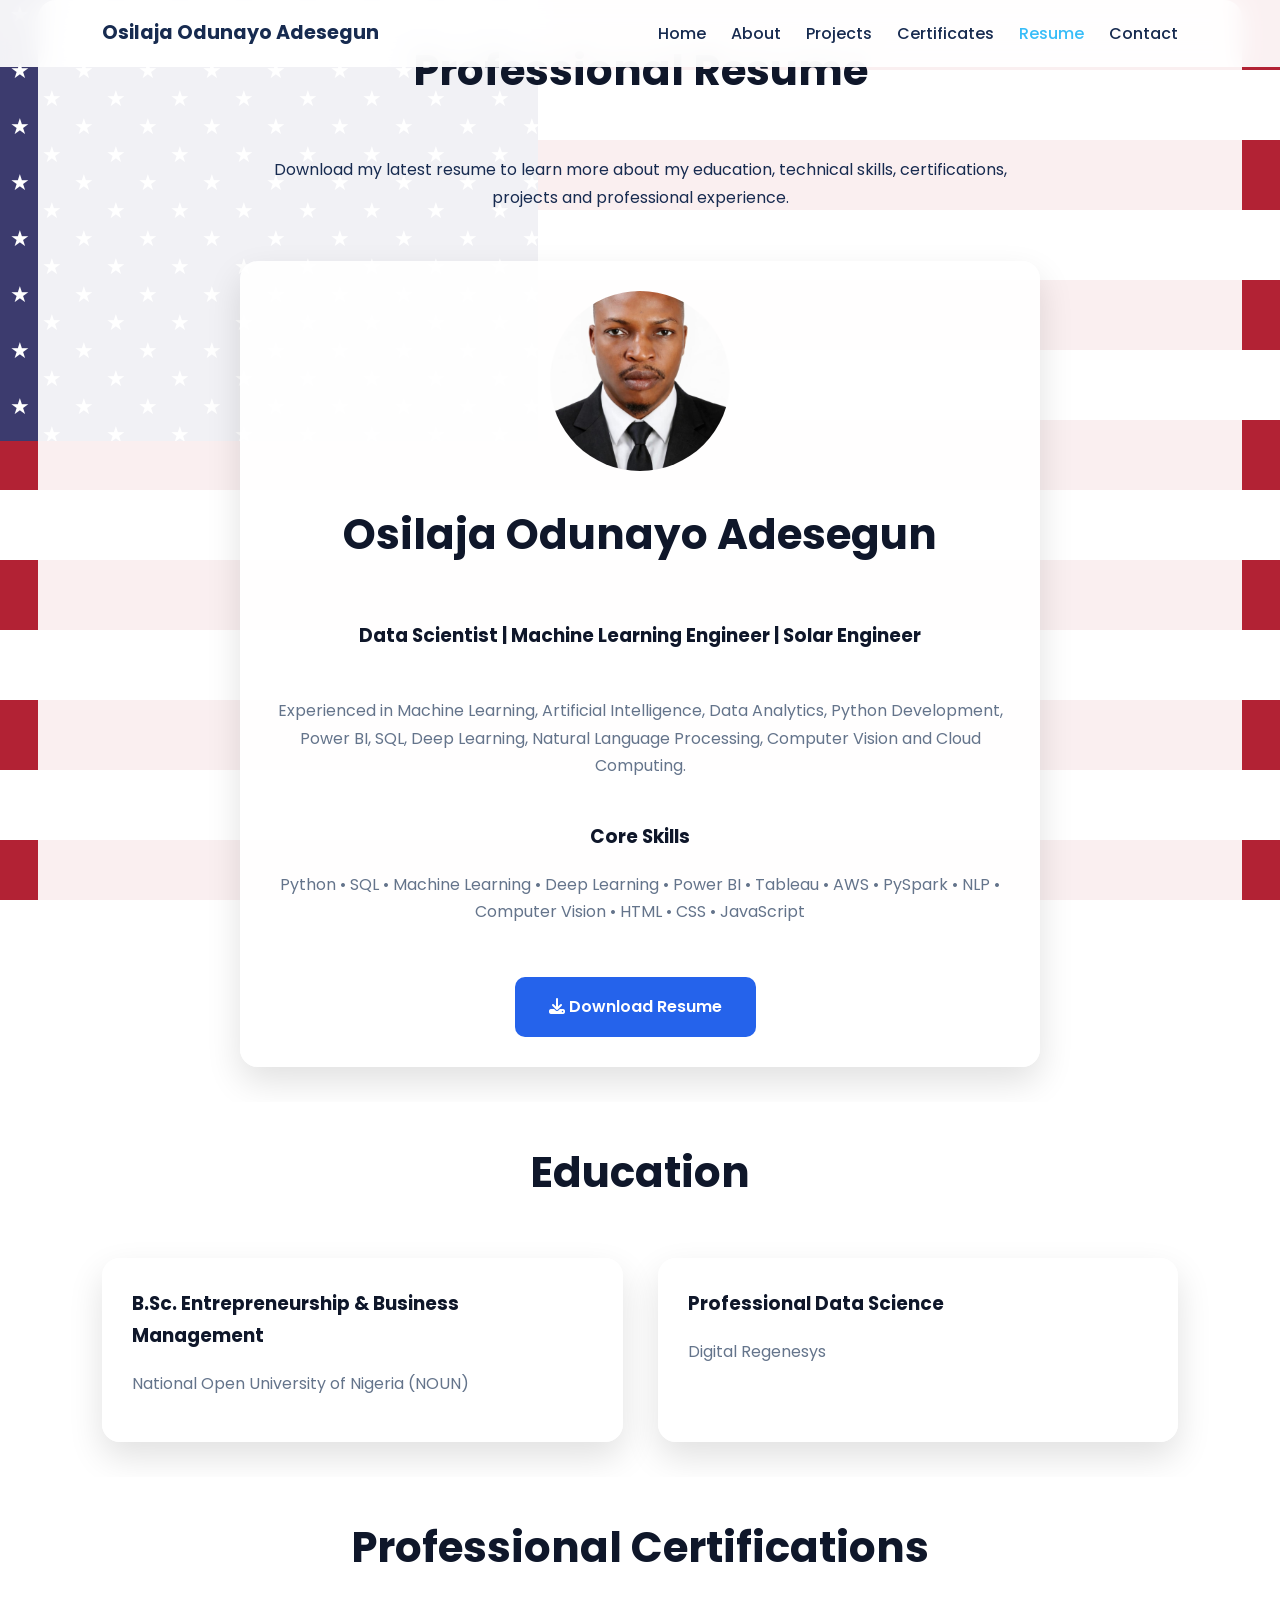
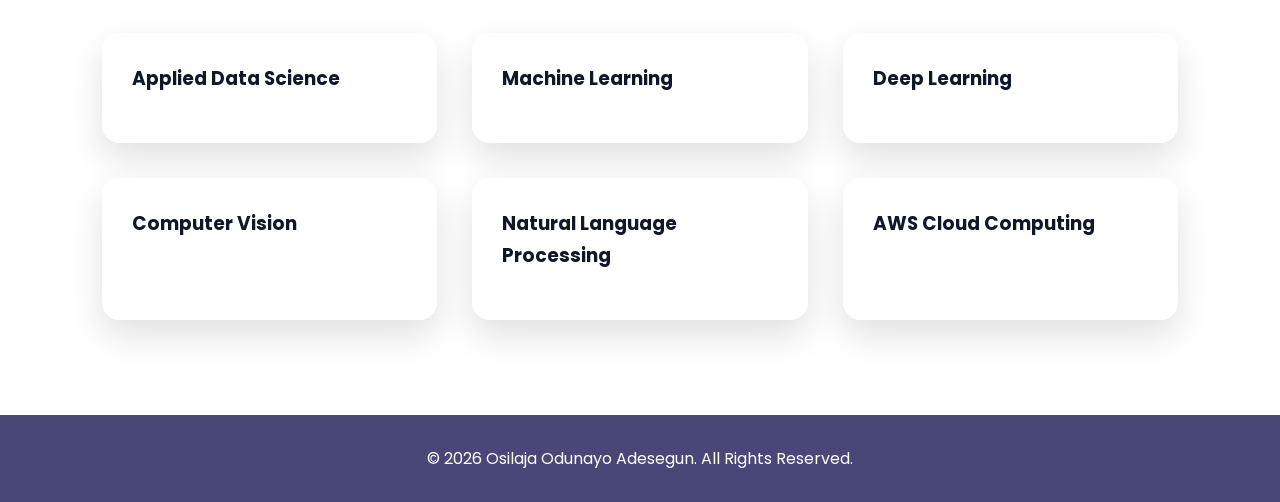
<file: resume.html>
<!DOCTYPE html>
<html lang="en">

<head>

<meta charset="UTF-8">
<meta name="viewport" content="width=device-width, initial-scale=1.0">

<title>Resume | Osilaja Odunayo Adesegun</title>

<link rel="stylesheet" href="css/style.css?v=usa-20261010">

<style>
.resume-intro {
  text-align: center;
  max-width: 800px;
  margin: auto;
  margin-bottom: 50px;
}

.resume-profile-card {
  text-align: center;
  max-width: 800px;
  margin: auto;
}
</style>

<link rel="preconnect" href="https://fonts.googleapis.com">
<link href="https://fonts.googleapis.com/css2?family=Poppins:wght@300;400;500;600;700&display=swap" rel="stylesheet">

<link rel="stylesheet"
href="https://cdnjs.cloudflare.com/ajax/libs/font-awesome/6.6.0/css/all.min.css">

<style>.logo h2{font-size:clamp(14px,1.5vw,20px);line-height:1.3;max-width:300px}.hero-text h1{overflow-wrap:normal}</style>
</head>

<body>

<header>

<div class="logo">
<h2>Osilaja Odunayo Adesegun</h2>
</div>

<nav>

<a href="index.html">Home</a>
<a href="about.html">About</a>
<a href="projects.html">Projects</a>
<a href="certificates.html">Certificates</a>
<a href="resume.html" class="active">Resume</a>
<a href="contact.html">Contact</a>

</nav>

</header>

<section class="featured">

<h2>Professional Resume</h2>

<p class="resume-intro">

Download my latest resume to learn more about my education,
technical skills, certifications, projects and professional experience.

</p>

<div class="project-card" style="text-align:center;max-width:800px;margin:auto;">

<img src="images/profile.jpg"
alt="Osilaja Odunayo Adesegun"
style="width:180px;height:180px;border-radius:50%;object-fit:cover;margin-bottom:20px;">

<h2>Osilaja Odunayo Adesegun</h2>

<h3>Data Scientist | Machine Learning Engineer | Solar Engineer</h3>

<br>

<p>

Experienced in Machine Learning, Artificial Intelligence,
Data Analytics, Python Development, Power BI,
SQL, Deep Learning, Natural Language Processing,
Computer Vision and Cloud Computing.

</p>

<br>

<h3>Core Skills</h3>

<p>

Python • SQL • Machine Learning • Deep Learning •
Power BI • Tableau • AWS • PySpark • NLP •
Computer Vision • HTML • CSS • JavaScript

</p>

<br>

<a href="resume/Odunayo_Osilaja_Resume.pdf"
class="btn primary"
target="_blank">

<i class="fas fa-download"></i>

Download Resume

</a>

</div>

</section>

<section class="featured">

<h2>Education</h2>

<div class="project-grid">

<div class="project-card">

<h3>B.Sc. Entrepreneurship & Business Management</h3>

<p>

National Open University of Nigeria (NOUN)

</p>

</div>

<div class="project-card">

<h3>Professional Data Science</h3>

<p>

Digital Regenesys

</p>

</div>

</div>

</section>

<section class="featured">

<h2>Professional Certifications</h2>

<div class="project-grid">

<div class="project-card">

<h3>Applied Data Science</h3>

</div>

<div class="project-card">

<h3>Machine Learning</h3>

</div>

<div class="project-card">

<h3>Deep Learning</h3>

</div>

<div class="project-card">

<h3>Computer Vision</h3>

</div>

<div class="project-card">

<h3>Natural Language Processing</h3>

</div>

<div class="project-card">

<h3>AWS Cloud Computing</h3>

</div>

</div>

</section>

<footer>

<p>

© 2026 Osilaja Odunayo Adesegun. All Rights Reserved.

</p>

</footer>

<script src="js/script.js?v=full-name-20261010"></script>

</body>

</html>
</file>
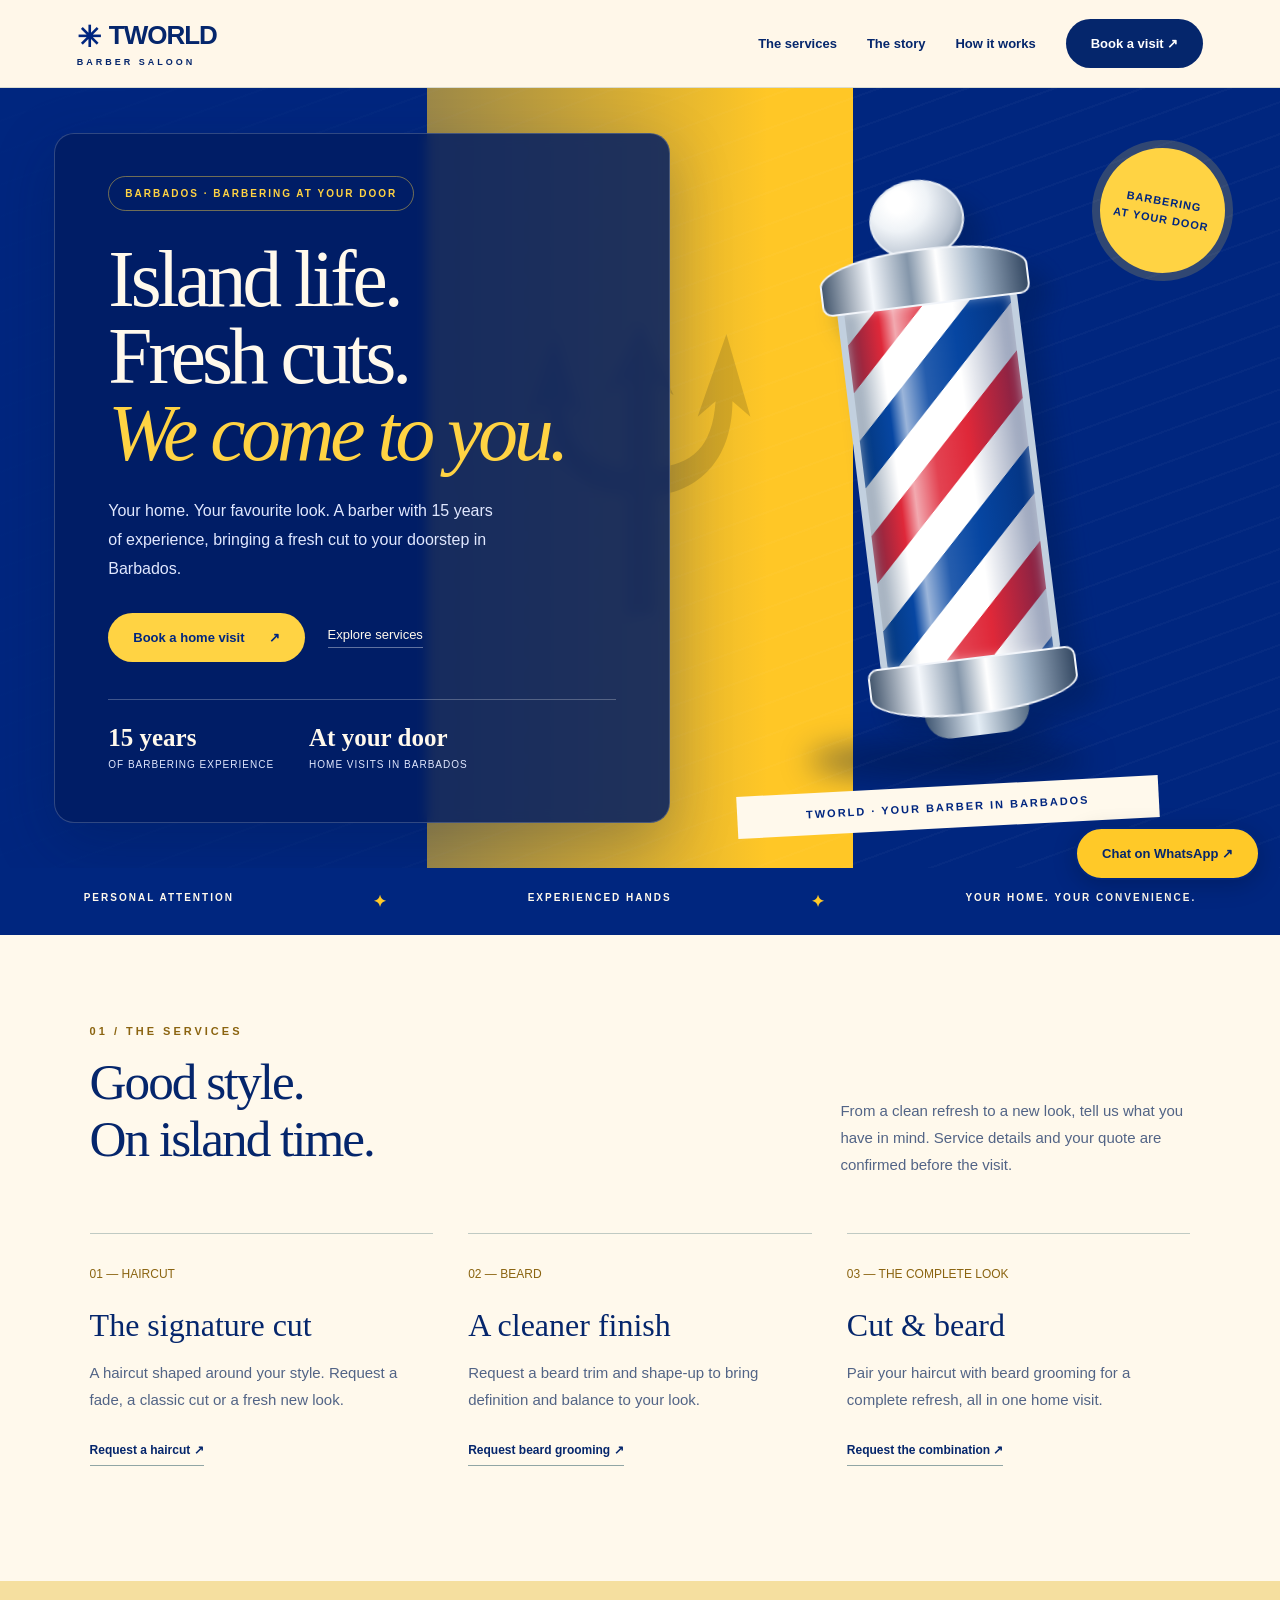
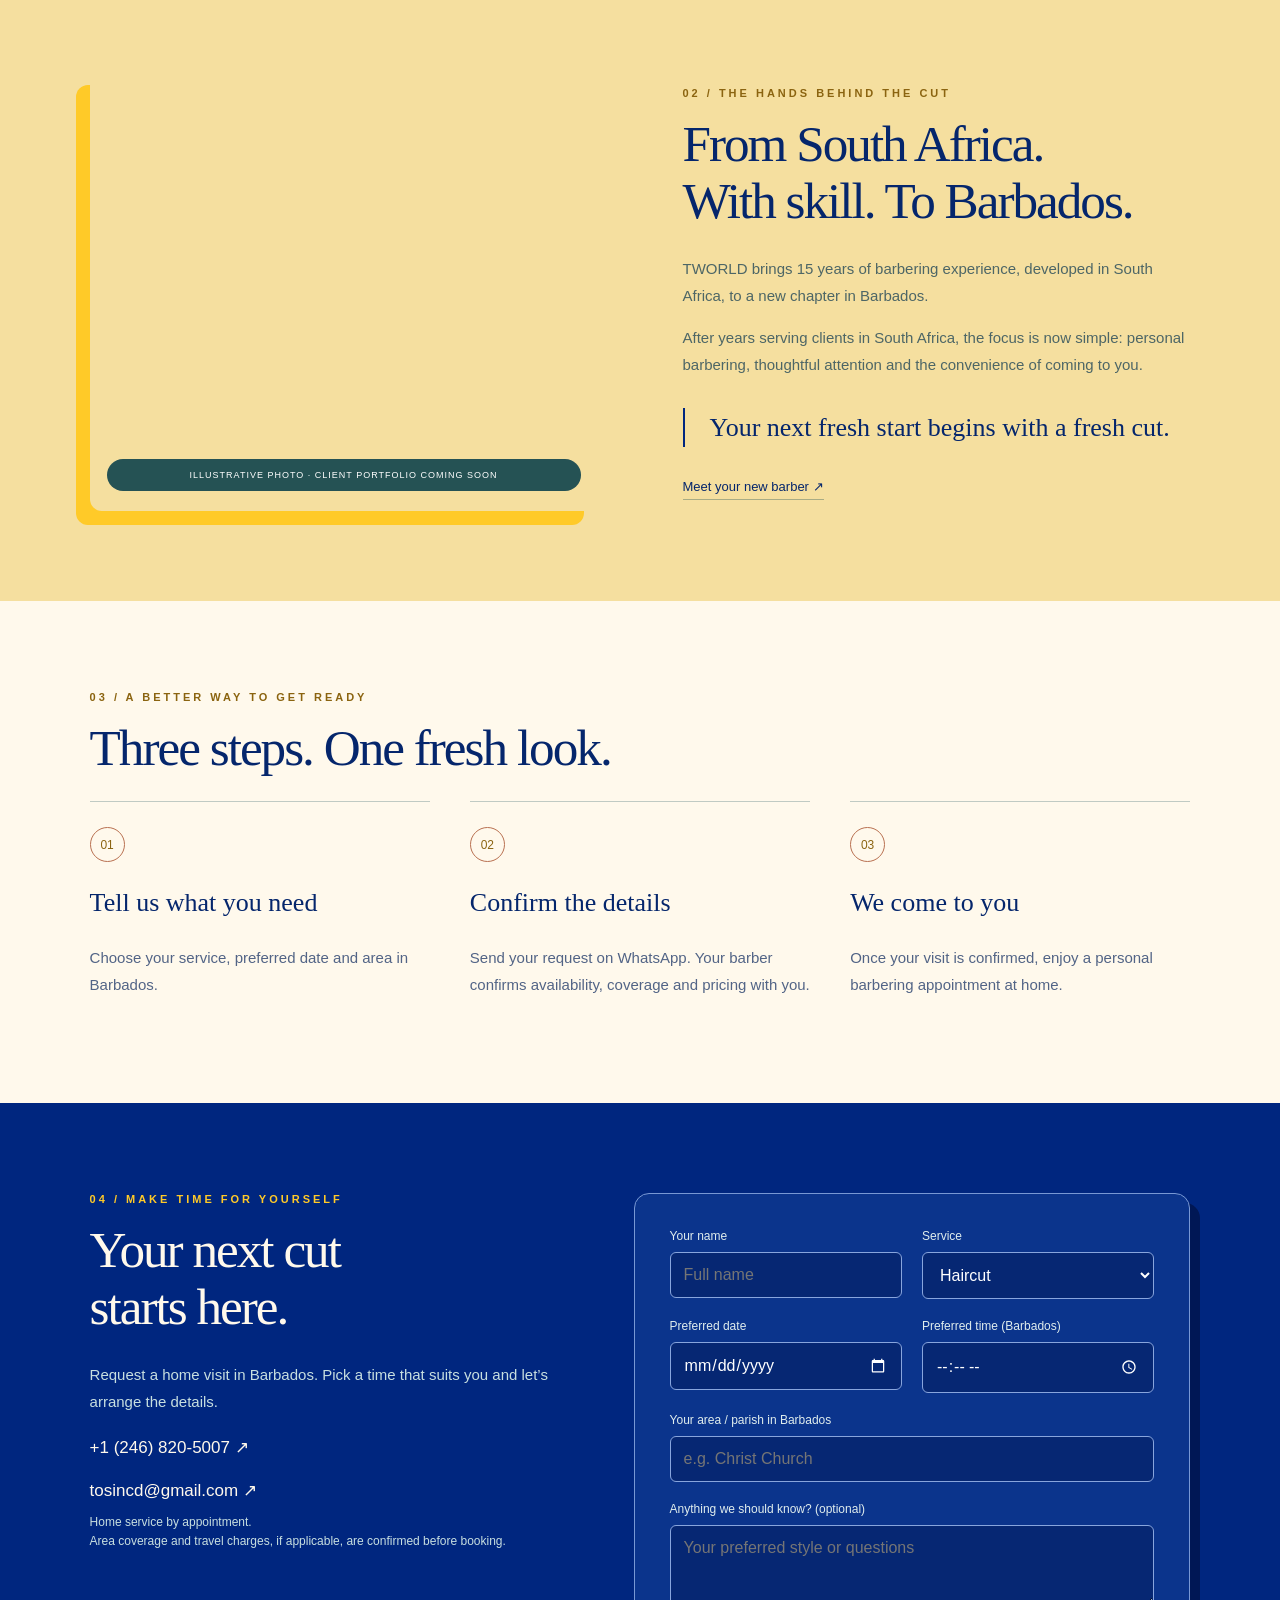
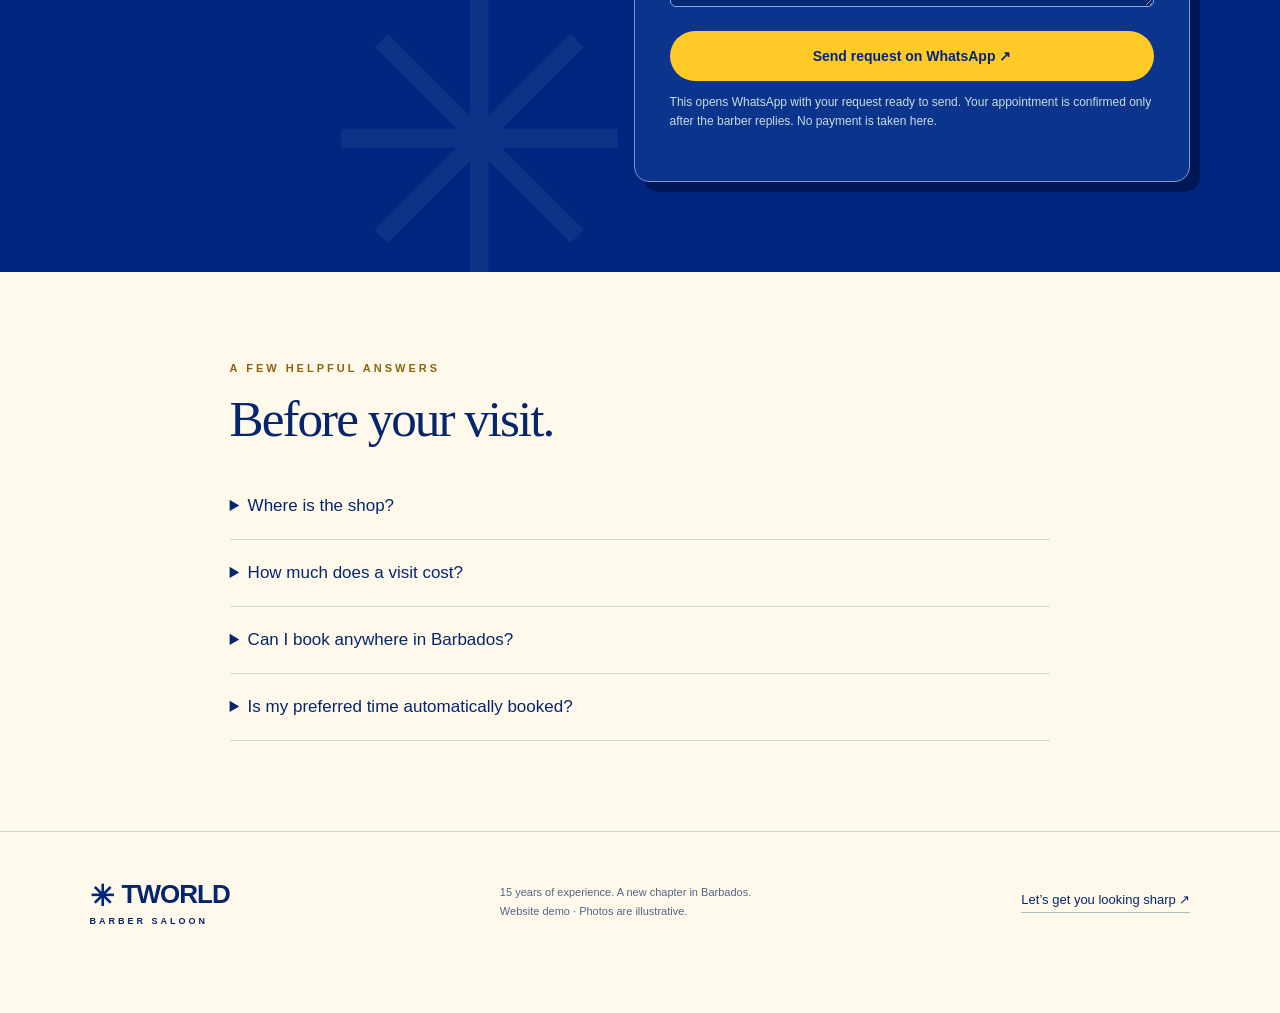
<file: tworld-demo.html>
<!DOCTYPE html>
<html lang="en"><head><meta charset="UTF-8"><meta name="viewport" content="width=device-width, initial-scale=1"><meta name="theme-color" content="#17201c"><meta name="description" content="15 years of barbering experience, now at your door in Barbados. Request a home haircut with TWORLD BARBER SALOON."><title>TWORLD BARBER SALOON · Barbados home visits</title><link rel="preconnect" href="https://images.unsplash.com"><style>
:root{--ink:#17201c;--cream:#f4f1e8;--gold:#d7b477;--muted:#697169}*{box-sizing:border-box}html{scroll-behavior:smooth;scroll-padding-top:90px}body{margin:0;background:var(--cream);color:var(--ink);font-family:Arial,sans-serif}a{color:inherit;text-decoration:none}button,input,select,textarea{font:inherit}header{position:sticky;top:0;z-index:5;background:var(--cream);border-bottom:1px solid #dcded4;display:flex;align-items:center;justify-content:space-between;padding:20px 6%}.brand{font-weight:900;letter-spacing:3px;font-size:24px}.brand small{display:block;font-size:9px;letter-spacing:3.1px;margin-top:4px}nav{display:flex;gap:30px;align-items:center;font-size:13px}.button{display:inline-flex;justify-content:center;align-items:center;gap:24px;background:var(--ink);color:white;padding:17px 24px;border:0;cursor:pointer;font-size:13px;font-weight:bold}.button.gold{background:var(--gold);color:var(--ink)}.eyebrow{text-transform:uppercase;letter-spacing:3px;font-size:11px;font-weight:bold}.hero{display:grid;grid-template-columns:1.05fr 1fr;min-height:660px;background:var(--ink);color:var(--cream)}.hero-copy{padding:85px 11% 55px}.hero .eyebrow{color:var(--gold)}h1,h2,h3{font-family:Georgia,serif;font-weight:normal}h1{font-size:clamp(56px,6.5vw,94px);line-height:1.03;margin:25px 0}h1 em{color:var(--gold)}p{font-size:15px;line-height:1.8}.hero p{max-width:380px;color:#c2c8bd}.hero-actions{display:flex;gap:23px;align-items:center;margin:30px 0 55px}.textlink{font-size:13px;border-bottom:1px solid #a5ab9e;padding-bottom:5px}.hero-bottom{display:flex;gap:35px;border-top:1px solid #435047;padding-top:24px}.hero-bottom strong{font-size:24px;font-family:Georgia,serif;display:block}.hero-bottom span{display:block;font-size:10px;color:#b7c0b4;margin-top:7px;letter-spacing:1px}.hero-photo{position:relative;min-height:550px;background:url('https://images.unsplash.com/photo-1503951914875-452162b0f3f1?auto=format&fit=crop&w=1400&q=85') center/cover}.photo-note{position:absolute;bottom:25px;left:25px;color:white;font-size:10px;letter-spacing:1px;background:#17201cd9;padding:11px 15px}.ribbon{display:flex;justify-content:space-around;gap:20px;flex-wrap:wrap;background:var(--gold);padding:21px 5%;font-size:11px;font-weight:bold;letter-spacing:2px}section{padding:90px 7%}h2{font-size:clamp(38px,4vw,58px);line-height:1.12;margin:16px 0 25px}.section-head{display:flex;justify-content:space-between;align-items:end;gap:40px;margin-bottom:40px}.section-head p{max-width:350px;color:var(--muted)}.services{display:grid;grid-template-columns:repeat(3,1fr);gap:35px}.service{border-top:1px solid #b7bdb2;padding:28px 0}.number{font-size:12px;color:#8c7650}.service h3{font-size:29px;margin:25px 0 12px}.service p{color:var(--muted);max-width:310px}.service a{font-size:12px;font-weight:bold;display:inline-block;margin-top:15px}.story{background:#e6e8de;display:grid;grid-template-columns:1fr 1fr;gap:90px;align-items:center}.story-image{min-height:440px;background:url('https://images.unsplash.com/photo-1621605815971-fbc98d665033?auto=format&fit=crop&w=1000&q=85') center/cover;position:relative}.story p{color:#566052}.story blockquote{font-family:Georgia,serif;font-size:26px;line-height:1.5;margin:30px 0;border-left:2px solid #b39562;padding-left:25px}.steps{display:grid;grid-template-columns:repeat(3,1fr);gap:40px}.step{border-top:1px solid #b7bdb2;padding-top:25px}.step h3{font-size:26px}.step p{color:var(--muted)}.booking{background:var(--ink);color:var(--cream);display:grid;grid-template-columns:1fr 1.2fr;gap:80px}.booking .eyebrow{color:var(--gold)}.booking p{color:#b9c3b6}.contact{display:block;margin-top:22px;font-size:18px}.booking form{background:#26322b;padding:35px}.fields{display:grid;grid-template-columns:1fr 1fr;gap:20px}label{display:block;font-size:12px;margin-bottom:9px}input,select,textarea{width:100%;padding:13px;border:1px solid #657064;background:#1e2922;color:white;border-radius:0;color-scheme:dark}textarea{resize:vertical}.full{grid-column:1/-1}.form-note{font-size:12px!important;line-height:1.6!important}.booking button{width:100%;margin-top:20px}.faq{max-width:1000px;margin:auto}details{border-bottom:1px solid #c7ccbf;padding:23px 0}summary{cursor:pointer;font-size:17px}details p{color:var(--muted);max-width:700px}footer{padding:40px 7%;border-top:1px solid #c7ccbf;display:flex;justify-content:space-between;align-items:center;gap:25px}footer p{font-size:11px;color:var(--muted)}.floating{position:fixed;bottom:20px;right:20px;z-index:6;box-shadow:0 5px 25px #0003}.status{color:var(--gold);font-size:13px;margin-top:15px}a:focus-visible,button:focus-visible,summary:focus-visible{outline:3px solid var(--gold);outline-offset:5px}@media(max-width:760px){header{padding:16px 5%}nav>a:not(.button){display:none}nav .button{padding:12px}.brand{font-size:20px}.hero{grid-template-columns:1fr}.hero-copy{padding:55px 7%}.hero-photo{min-height:350px}.hero-actions{margin-bottom:35px}.hero-bottom{gap:25px}section{padding:60px 7%}.section-head{display:block}.services,.steps,.story,.booking{grid-template-columns:1fr;gap:30px}.story-image{min-height:340px}.fields{grid-template-columns:1fr}.booking form{padding:24px}.full{grid-column:auto}footer{display:block}.floating{padding:13px 18px;font-size:12px}.ribbon{font-size:9px;letter-spacing:1px}h1{font-size:64px}}
</style><style>
/* Barbados: salt air, sun-washed paper, ocean ink and coral accents. */
:root{--ink:#063d4a;--cream:#fff7e9;--gold:#ff916f;--muted:#55737a}body{background:var(--cream)}header{background:#fff7e9f5;border-color:#063d4a25;padding-top:19px;padding-bottom:19px}.brand{font-size:26px;letter-spacing:-1px}.brand small{letter-spacing:3px;margin-top:6px}.brand:before{content:'✳';font-size:29px;color:#ef704f;margin-right:9px;float:left}nav{font-weight:bold}.button{border-radius:50px;padding:17px 25px}.button:hover{transform:translateY(-2px);box-shadow:0 5px 0 #063d4a20}.hero{position:relative;grid-template-columns:1.05fr 1fr;background:#bce2e3;color:var(--ink);overflow:hidden;min-height:730px}.hero:before{content:'';position:absolute;inset:0;background:repeating-radial-gradient(ellipse at -10% 110%,transparent 0 60px,#063d4a09 61px 62px,transparent 63px 90px);pointer-events:none}.hero-copy{position:relative;padding:72px 9% 65px 13%;z-index:1}.hero .eyebrow{color:var(--ink);display:inline-block;border:1px solid #063d4a55;border-radius:30px;padding:11px 16px;font-size:10px;letter-spacing:2px}h1{font-size:clamp(64px,7.2vw,108px);letter-spacing:-5px;margin-top:30px;line-height:.97}h1 em{color:#ce5738;font-weight:normal}.hero p{color:#315e65;font-size:16px;max-width:395px}.hero-actions{margin-bottom:37px}.hero-bottom{border-color:#063d4a35}.hero-bottom strong{font-size:25px}.hero-bottom span{color:#315e65}.hero-photo{margin:48px 8% 65px 0;border-radius:220px 220px 14px 14px;min-height:590px;transform:rotate(3deg);box-shadow:14px 16px 0 #063d4a;background-position:center}.hero-photo:before{content:'ISLAND LIFE.\A FRESH CUTS.';white-space:pre;position:absolute;top:35px;right:-23px;background:#ff916f;color:#063d4a;width:112px;height:112px;border-radius:50%;display:flex;align-items:center;justify-content:center;font-size:11px;line-height:1.6;text-align:center;font-weight:900;letter-spacing:1px;transform:rotate(9deg);box-shadow:0 0 0 7px #ff916f44}.photo-note{font-size:9px;background:#063d4ade;border-radius:20px;left:17px;right:17px;bottom:20px;text-align:center;padding:11px 8px}.ribbon{background:var(--ink);color:var(--cream);padding:24px;font-size:10px;letter-spacing:2px}.ribbon span:nth-child(even){color:var(--gold);font-size:16px}h2{letter-spacing:-2px}.eyebrow{color:#9c5037}.service{border-color:#063d4a40;position:relative;padding:30px 22px 25px 0}.service h3{font-size:32px}.service a{border-bottom:1px solid #063d4a70;padding-bottom:8px}.number{color:#a34f34}.story{background:#f0d8ba;gap:85px}.story-image{border-radius:12px 120px 12px 12px;box-shadow:-14px 14px 0 #e89c7c}.story p{color:#4d6666}.story blockquote{border-color:#c65d40;color:var(--ink)}.step{border-color:#063d4a40}.step .number{border:1px solid #b97151;border-radius:50%;width:35px;height:35px;display:inline-flex;align-items:center;justify-content:center}.booking{position:relative;background:#063d4a;overflow:hidden}.booking:before{content:'✳';position:absolute;left:25%;bottom:-95px;color:#bce2e312;font-size:380px;pointer-events:none}.booking>div,.booking form{position:relative}.booking .eyebrow{color:#ff916f}.booking p{color:#c7dfe0}.booking form{background:#155360;border:1px solid #9bc5c54a;border-radius:15px;box-shadow:10px 10px 0 #022e38}.contact{font-size:17px}input,select,textarea{background:#0c4551;border-color:#77a7ac;border-radius:6px}input:focus,select:focus,textarea:focus{outline:2px solid #ff916f;outline-offset:2px}.booking label{color:#e0eded}.booking .button{font-size:14px}.status{color:#ffc5aa}details{border-color:#063d4a30}footer{border-color:#063d4a30;padding-bottom:80px}.floating{background:#ff916f;border:2px solid #063d4a}.textlink{border-color:#063d4a50}@media(max-width:760px){.hero-copy{padding:45px 7% 35px}.hero{min-height:auto}.hero .eyebrow{font-size:9px}h1{font-size:75px;letter-spacing:-4px}.hero-photo{min-height:410px;margin:10px 10% 50px;border-radius:180px 180px 12px 12px}.hero-photo:before{right:-17px;top:20px;width:95px;height:95px;font-size:10px}.hero-bottom span{font-size:9px}.story{gap:45px}.story-image{min-height:360px}.brand{font-size:22px}.brand:before{font-size:24px}nav .button{font-size:11px;padding:13px}h2{letter-spacing:-1.5px}.section-head p{max-width:none}.hero-actions{gap:16px}.hero-actions .button{padding:17px 20px;font-size:12px}.hero-actions .textlink{font-size:12px}.booking{gap:35px}}
</style><style>
:root{--ink:#05266c;--gold:#ffc928;--cream:#fff9ec;--muted:#526486}
.hero{background:linear-gradient(90deg,#00267f 0 33.333%,#ffc726 33.333% 66.666%,#00267f 66.666%);grid-template-columns:1.1fr 1fr;isolation:isolate;min-height:780px}
.hero:before{background:linear-gradient(90deg,#00267fdd,transparent 60%),repeating-linear-gradient(160deg,#ffffff06 0 2px,transparent 2px 30px)}
.hero-copy{background:#001c62db;color:#fff9ec;margin:45px 0 45px 8%;padding:42px 8%;border:1px solid #ffffff30;border-radius:20px;box-shadow:0 20px 60px #00174440;backdrop-filter:blur(6px)}
.hero .eyebrow{color:#ffd343;border-color:#ffd34370}.hero h1{font-size:clamp(62px,6.2vw,92px);letter-spacing:-4px}.hero h1 em{color:#ffd343}.hero p,.hero-bottom span{color:#e0e8ff}.hero .textlink{border-color:#ffffff60}.hero-bottom{border-color:#ffffff40}.hero .button.gold{background:#ffd343;color:#00267f}
.flag-trident{position:absolute;left:50%;top:50%;width:240px;height:320px;transform:translate(-50%,-50%);color:#111;opacity:.15;z-index:-1}
.hero-photo{background:none;transform:none;box-shadow:none;border-radius:0;margin:25px 9% 40px 0;display:flex;align-items:center;justify-content:center;min-height:680px;position:relative}
.hero-photo:before{content:'BARBERING\A AT YOUR DOOR';top:35px;right:0;background:#ffd343;color:#00267f;box-shadow:0 0 0 8px #ffd34330;width:125px;height:125px;transform:rotate(10deg)}
.hero-photo:after{content:'';position:absolute;bottom:50px;width:280px;height:35px;background:#00144080;filter:blur(15px);border-radius:50%;z-index:-1}
.barber-pole{width:225px;height:585px;position:relative;filter:drop-shadow(18px 20px 12px #00174655);transform:rotate(-7deg)}
.pole-globe{position:absolute;top:0;left:65px;width:95px;height:80px;border-radius:50%;background:radial-gradient(circle at 32% 24%,#fff 0 13%,#eff3f7 35%,#bbc5d2 68%,#586d86 100%);border:2px solid #e6ecf3}
.pole-cap{position:absolute;top:69px;left:8px;width:209px;height:57px;border-radius:48% 48% 10px 10px;background:linear-gradient(90deg,#45586f,#f5f8fc 24%,#8496aa 43%,#fff 57%,#a1b3c6 76%,#364a64);border:2px solid #f2f5fa;z-index:2}
.pole-glass{position:absolute;top:117px;bottom:95px;left:22px;right:22px;border:7px solid #c2d0df;border-radius:12px;overflow:hidden;background:#fff;box-shadow:inset 0 0 20px #001a66}
.pole-stripes{position:absolute;inset:-100px -60px;background:repeating-linear-gradient(135deg,#df2839 0 34px,#fff 34px 68px,#0646a2 68px 102px,#fff 102px 136px);background-size:192px 192px;animation:pole-spin 4s linear infinite}
.pole-glass:after{content:'';position:absolute;inset:0;background:linear-gradient(90deg,#00244d70,transparent 20%,#ffffff99 29%,#ffffff20 44%,transparent 65%,#001a5570);box-shadow:inset 0 0 12px #fff8}
.pole-base{top:auto;bottom:47px;border-radius:10px 10px 48% 48%}.pole-foot{position:absolute;bottom:26px;left:60px;width:105px;height:30px;border-radius:0 0 25px 25px;background:linear-gradient(90deg,#405773,#e4edf5,#546b84)}
.hero-photo .photo-note{background:#fff9ec;color:#00267f;bottom:0;left:12%;right:12%;font-size:11px;font-weight:bold;letter-spacing:2px;border-radius:0;padding:15px;transform:rotate(-3deg)}
.brand:before{color:#00267f}.ribbon{background:#00267f}.ribbon span:nth-child(even){color:#ffca28}.eyebrow,.number{color:#8b6410}.story{background:#f5df9f}.story-image{box-shadow:-14px 14px 0 #ffca28}.story blockquote{border-color:#00267f}.booking{background:#00267f}.booking form{background:#0b348c;border-color:#7898d4;box-shadow:10px 10px 0 #001755}.booking .eyebrow,.status{color:#ffca28}input,select,textarea{background:#062773;border-color:#88a5dd}.booking .button{background:#ffca28;color:#00267f}.floating{background:#ffca28;border-color:#00267f}
@keyframes pole-spin{to{background-position:0 192px}}@media(prefers-reduced-motion:reduce){.pole-stripes{animation:none}html{scroll-behavior:auto}}
@media(max-width:760px){.hero{grid-template-columns:1fr;background:linear-gradient(90deg,#00267f 0 33.333%,#ffc726 33.333% 66.666%,#00267f 66.666%)}.hero-copy{margin:25px 5% 0;padding:32px 6%}.hero h1{font-size:68px;letter-spacing:-3px}.hero-photo{margin:0 6% 35px;min-height:570px}.barber-pole{transform:rotate(-7deg) scale(.82);height:585px;margin-top:-35px}.hero-photo:before{width:102px;height:102px;right:0;top:30px;font-size:9px}.hero-photo .photo-note{bottom:0;left:8%;right:8%;font-size:10px}.flag-trident{top:70%;width:200px}.hero-bottom strong{font-size:23px}}
</style></head><body>
<header><a class="brand" href="#">TWORLD<small>BARBER SALOON</small></a><nav aria-label="Main navigation"><a href="#services">The services</a><a href="#story">The story</a><a href="#how">How it works</a><a class="button" href="#book">Book a visit ↗</a></nav></header>
<main><div class="hero"><svg class="flag-trident" viewBox="0 0 200 260" aria-hidden="true"><path fill="currentColor" d="M88 244V145C40 139 23 103 23 66L8 79 28 10 52 79 37 66C40 105 56 118 88 122V49L72 61 100 0 128 61 112 49V122C144 118 160 105 163 66L148 79 172 10 192 79 177 66C177 103 160 139 112 145V244Z"/></svg><div class="hero-copy"><div class="eyebrow">Barbados · Barbering at your door</div><h1>Island life.<br>Fresh cuts.<br><em>We come to you.</em></h1><p>Your home. Your favourite look. A barber with 15 years of experience, bringing a fresh cut to your doorstep in Barbados.</p><div class="hero-actions"><a class="button gold" href="#book">Book a home visit <span>↗</span></a><a class="textlink" href="#services">Explore services</a></div><div class="hero-bottom"><div><strong>15 years</strong><span>OF BARBERING EXPERIENCE</span></div><div><strong>At your door</strong><span>HOME VISITS IN BARBADOS</span></div></div></div><div class="hero-photo" role="img" aria-label="Large classic red, white and blue barber pole against a Barbados flag inspired background"><div class="barber-pole" aria-hidden="true"><div class="pole-globe"></div><div class="pole-cap"></div><div class="pole-glass"><div class="pole-stripes"></div></div><div class="pole-cap pole-base"></div><div class="pole-foot"></div></div><div class="photo-note">TWORLD · YOUR BARBER IN BARBADOS</div></div></div>
<div class="ribbon"><span>PERSONAL ATTENTION</span><span>✦</span><span>EXPERIENCED HANDS</span><span>✦</span><span>YOUR HOME. YOUR CONVENIENCE.</span></div>
<section id="services"><div class="section-head"><div><div class="eyebrow">01 / The services</div><h2>Good style.<br>On island time.</h2></div><p>From a clean refresh to a new look, tell us what you have in mind. Service details and your quote are confirmed before the visit.</p></div><div class="services"><article class="service"><span class="number">01 — HAIRCUT</span><h3>The signature cut</h3><p>A haircut shaped around your style. Request a fade, a classic cut or a fresh new look.</p><a href="#book" data-service="Haircut">Request a haircut ↗</a></article><article class="service"><span class="number">02 — BEARD</span><h3>A cleaner finish</h3><p>Request a beard trim and shape-up to bring definition and balance to your look.</p><a href="#book" data-service="Beard trim & shape-up">Request beard grooming ↗</a></article><article class="service"><span class="number">03 — THE COMPLETE LOOK</span><h3>Cut & beard</h3><p>Pair your haircut with beard grooming for a complete refresh, all in one home visit.</p><a href="#book" data-service="Haircut & beard">Request the combination ↗</a></article></div></section>
<section class="story" id="story"><div class="story-image" role="img" aria-label="Illustrative close-up of barbering"><span class="photo-note">ILLUSTRATIVE PHOTO · CLIENT PORTFOLIO COMING SOON</span></div><div><div class="eyebrow">02 / The hands behind the cut</div><h2>From South Africa.<br>With skill. To Barbados.</h2><p>TWORLD brings 15 years of barbering experience, developed in South Africa, to a new chapter in Barbados.</p><p>After years serving clients in South Africa, the focus is now simple: personal barbering, thoughtful attention and the convenience of coming to you.</p><blockquote>Your next fresh start begins with a fresh cut.</blockquote><a class="textlink" href="#book">Meet your new barber ↗</a></div></section>
<section id="how"><div class="eyebrow">03 / A better way to get ready</div><h2>Three steps. One fresh look.</h2><div class="steps"><article class="step"><span class="number">01</span><h3>Tell us what you need</h3><p>Choose your service, preferred date and area in Barbados.</p></article><article class="step"><span class="number">02</span><h3>Confirm the details</h3><p>Send your request on WhatsApp. Your barber confirms availability, coverage and pricing with you.</p></article><article class="step"><span class="number">03</span><h3>We come to you</h3><p>Once your visit is confirmed, enjoy a personal barbering appointment at home.</p></article></div></section>
<section class="booking" id="book"><div><div class="eyebrow">04 / Make time for yourself</div><h2>Your next cut<br>starts here.</h2><p>Request a home visit in Barbados. Pick a time that suits you and let’s arrange the details.</p><a class="contact" href="tel:+12468205007">+1 (246) 820-5007 ↗</a><a class="contact" href="mailto:tosincd@gmail.com">tosincd@gmail.com ↗</a><p class="form-note">Home service by appointment.<br>Area coverage and travel charges, if applicable, are confirmed before booking.</p></div><form id="booking-form"><div class="fields"><div><label for="name">Your name</label><input id="name" name="name" required autocomplete="name" placeholder="Full name" maxlength="100"></div><div><label for="service">Service</label><select id="service" name="service"><option>Haircut</option><option>Beard trim & shape-up</option><option>Haircut & beard</option><option>Other / ask the barber</option></select></div><div><label for="date">Preferred date</label><input id="date" name="date" type="date" required></div><div><label for="time">Preferred time (Barbados)</label><input id="time" name="time" type="time" required></div><div class="full"><label for="area">Your area / parish in Barbados</label><input id="area" name="area" placeholder="e.g. Christ Church" required maxlength="150"></div><div class="full"><label for="notes">Anything we should know? (optional)</label><textarea id="notes" name="notes" rows="3" maxlength="600" placeholder="Your preferred style or questions"></textarea></div></div><button class="button gold" type="submit">Send request on WhatsApp ↗</button><p class="form-note">This opens WhatsApp with your request ready to send. Your appointment is confirmed only after the barber replies. No payment is taken here.</p><div id="status" class="status" role="status"></div></form></section>
<section class="faq"><div class="eyebrow">A few helpful answers</div><h2>Before your visit.</h2><details><summary>Where is the shop?</summary><p>TWORLD currently offers home visits in Barbados and does not have a walk-in shop. All visits are arranged by appointment.</p></details><details><summary>How much does a visit cost?</summary><p>Ask for a quote when you send your request. The service price and any travel charge will be confirmed before you book.</p></details><details><summary>Can I book anywhere in Barbados?</summary><p>Include your area or parish in your request. The barber will confirm whether your location can be covered and suggest an available time.</p></details><details><summary>Is my preferred time automatically booked?</summary><p>No. The form sends an appointment request through WhatsApp. Wait for a reply confirming your date, time and price.</p></details></section></main>
<footer><a class="brand" href="#">TWORLD<small>BARBER SALOON</small></a><p>15 years of experience. A new chapter in Barbados.<br>Website demo · Photos are illustrative.</p><a class="textlink" href="#book">Let’s get you looking sharp ↗</a></footer><a class="button gold floating" href="https://wa.me/12468205007?text=Hello%20TWORLD%2C%20I%27d%20like%20to%20arrange%20a%20home%20barber%20visit%20in%20Barbados." target="_blank" rel="noopener">Chat on WhatsApp ↗</a>
<script>
const dateInput=document.getElementById('date');dateInput.min=new Intl.DateTimeFormat('en-CA',{timeZone:'America/Barbados',year:'numeric',month:'2-digit',day:'2-digit'}).format(new Date());document.querySelectorAll('[data-service]').forEach(a=>a.addEventListener('click',()=>document.getElementById('service').value=a.dataset.service));document.getElementById('booking-form').addEventListener('submit',e=>{e.preventDefault();const f=new FormData(e.target);if(f.get('date')<dateInput.min){dateInput.setCustomValidity('Please choose today or a future date.');dateInput.reportValidity();return}const message=`Hello TWORLD! I'd like to request a home visit.\n\nName: ${f.get('name')}\nService: ${f.get('service')}\nPreferred date: ${f.get('date')}\nPreferred time: ${f.get('time')} (Barbados)\nArea: ${f.get('area')}\nNotes: ${f.get('notes')||'None'}\n\nPlease confirm availability and pricing.`;window.open('https://wa.me/12468205007?text='+encodeURIComponent(message),'_blank','noopener');document.getElementById('status').textContent='Your request is ready in WhatsApp. Tap Send there to contact TWORLD.'});dateInput.addEventListener('input',()=>dateInput.setCustomValidity(''));
</script></body></html>
</file>
<file: css/style.css>
/* ==========================================
   ODUNAYO OSILAJA PORTFOLIO WEBSITE
   STYLE.CSS (PART 1)
========================================== */

/* Google Font */
@import url('https://fonts.googleapis.com/css2?family=Poppins:wght@300;400;500;600;700;800&display=swap');

/* CSS Variables */

:root{

    --primary:#2563eb;
    --secondary:#0f172a;
    --accent:#38bdf8;
    --white:#ffffff;
    --light:#f8fafc;
    --text:#334155;
    --gray:#64748b;
    --shadow:0 15px 35px rgba(0,0,0,.12);
    --radius:16px;
    --transition:.35s ease;

}

/* Reset */

*{

    margin:0;
    padding:0;
    box-sizing:border-box;

}

html{

    scroll-behavior:smooth;

}

body{

    font-family:'Poppins',sans-serif;
    background:var(--light);
    color:var(--text);
    line-height:1.7;
    overflow-x:hidden;

}

/* Header */

header{

    position:fixed;
    top:0;
    left:0;
    width:100%;

    display:flex;
    justify-content:space-between;
    align-items:center;

    padding:20px 8%;

    background:rgba(15,23,42,.95);

    backdrop-filter:blur(12px);

    z-index:1000;

    transition:.3s;

}

/* Logo */

.logo h2{

    color:white;
    font-size:30px;
    font-weight:700;

}

/* Navigation */

nav{

    display:flex;
    gap:25px;
    align-items:center;

}

nav a{

    text-decoration:none;
    color:white;
    font-weight:500;
    transition:var(--transition);

}

nav a:hover{

    color:var(--accent);

}

nav .active{

    color:var(--accent);

}

/* Theme Button */

.theme-toggle{

    width:45px;
    height:45px;

    border:none;

    border-radius:50%;

    cursor:pointer;

    background:var(--primary);

    color:white;

    font-size:18px;

    transition:var(--transition);

}

.theme-toggle:hover{

    transform:rotate(180deg);

}

/* Hero */

.hero{

    max-width:1250px;

    margin:auto;

    min-height:100vh;

    display:grid;

    grid-template-columns:repeat(auto-fit,minmax(350px,1fr));

    gap:70px;

    align-items:center;

    padding:120px 8% 80px;

}

.hero-text h4{

    color:var(--primary);

    font-size:22px;

}

.hero-text h1{

    font-size:72px;

    line-height:1.1;

    color:var(--secondary);

    margin:15px 0;

}

.hero-text h1 span{

    display:block;

    color:var(--primary);

}

.hero-text h2{

    font-size:28px;

    color:#475569;

    margin-bottom:25px;

    min-height:40px;

}

.hero-text p{

    font-size:18px;

    margin-bottom:40px;

}

/* Hero Image */

.hero-image{

    display:flex;

    justify-content:center;

}

.hero-image img{

    width:420px;

    height:420px;

    object-fit:cover;

    border-radius:50%;

    border:8px solid var(--primary);

    box-shadow:var(--shadow);

    transition:var(--transition);

}

.hero-image img:hover{

    transform:scale(1.03);

}

/* Buttons */

.hero-buttons{

    display:flex;

    gap:20px;

    flex-wrap:wrap;

}

.btn{

    display:inline-block;

    padding:16px 34px;

    border-radius:10px;

    text-decoration:none;

    font-weight:600;

    transition:var(--transition);

}

.primary{

    background:var(--primary);

    color:white;

}

.secondary{

    background:var(--secondary);

    color:white;

}

.btn:hover{

    transform:translateY(-5px);

}

/* Social Icons */

.social{

    display:flex;

    gap:18px;

    margin-top:35px;

}

.social a{

    width:55px;

    height:55px;

    border-radius:50%;

    display:flex;

    justify-content:center;

    align-items:center;

    background:white;

    color:var(--primary);

    text-decoration:none;

    font-size:24px;

    box-shadow:var(--shadow);

    transition:var(--transition);

}

.social a:hover{

    background:var(--primary);

    color:white;

    transform:translateY(-6px);

}

/* ==========================================
   STYLE.CSS (PART 2)
   Statistics, Skills, Projects,
   Certificates, Resume, Contact & Footer
==========================================*/

/* Sections */

section{
    padding:90px 8%;
}

section h2{
    text-align:center;
    font-size:42px;
    color:var(--secondary);
    margin-bottom:50px;
}

/* ======================
   Statistics
====================== */

.stats{

    max-width:1200px;
    margin:auto;

    display:grid;
    grid-template-columns:repeat(auto-fit,minmax(220px,1fr));

    gap:30px;

}

.card{

    background:var(--white);

    padding:35px;

    border-radius:var(--radius);

    text-align:center;

    box-shadow:var(--shadow);

    transition:var(--transition);

}

.card:hover{

    transform:translateY(-10px);

}

.card h2{

    color:var(--primary);

    font-size:48px;

    margin-bottom:10px;

}

.card p{

    color:var(--gray);

    font-size:18px;

}

/* ======================
   Skills
====================== */

.skills{

    background:#eef5ff;

}

.skills-grid{

    display:grid;

    grid-template-columns:
    repeat(auto-fit,minmax(180px,1fr));

    gap:25px;

}

.skill-card{

    background:white;

    padding:25px;

    border-radius:15px;

    text-align:center;

    font-weight:600;

    box-shadow:var(--shadow);

    transition:var(--transition);

}

.skill-card:hover{

    background:var(--primary);

    color:white;

    transform:translateY(-8px);

}

/* ======================
   Projects
====================== */

.featured{

    max-width:1300px;

    margin:auto;

}

.project-grid{

    display:grid;

    grid-template-columns:
    repeat(auto-fit,minmax(320px,1fr));

    gap:35px;

}

.project-card{

    background:white;

    padding:30px;

    border-radius:18px;

    box-shadow:var(--shadow);

    transition:var(--transition);

}

.project-card:hover{

    transform:translateY(-12px);

}

.project-card h3{

    color:var(--secondary);

    margin-bottom:18px;

}

.project-card p{

    margin-bottom:15px;

    color:var(--gray);

}

.project-card .btn{

    margin-top:10px;
    margin-right:10px;

}

/* ======================
   Certificates
====================== */

.certificate-grid{

    display:grid;

    grid-template-columns:
    repeat(auto-fit,minmax(280px,1fr));

    gap:30px;

}

.certificate-card{

    background:white;

    padding:30px;

    border-radius:16px;

    text-align:center;

    box-shadow:var(--shadow);

    transition:var(--transition);

}

.certificate-card:hover{

    transform:translateY(-10px);

}

.certificate-card h3{

    margin-bottom:15px;

}

/* ======================
   Resume
====================== */

.resume{

    text-align:center;

}

.resume img{

    width:180px;

    height:180px;

    border-radius:50%;

    object-fit:cover;

    margin-bottom:20px;

    box-shadow:var(--shadow);

}

.resume h2{

    margin-bottom:15px;

}

.resume p{

    max-width:800px;

    margin:auto;

}

/* ======================
   Contact
====================== */

.contact{

    max-width:900px;

    margin:auto;

}

.contact form{

    display:flex;

    flex-direction:column;

    gap:20px;

}

.contact input,
.contact textarea{

    padding:18px;

    border:1px solid #ddd;

    border-radius:12px;

    outline:none;

    font-size:16px;

    font-family:inherit;

    transition:.3s;

}

.contact input:focus,
.contact textarea:focus{

    border-color:var(--primary);

    box-shadow:0 0 10px rgba(37,99,235,.15);

}

.contact button{

    padding:18px;

    border:none;

    border-radius:12px;

    background:var(--primary);

    color:white;

    font-size:18px;

    cursor:pointer;

    transition:var(--transition);

}

.contact button:hover{

    background:#1d4ed8;

}

/* ======================
   Footer
====================== */

footer{

    background:var(--secondary);

    color:white;

    text-align:center;

    padding:30px;

    margin-top:60px;

}

footer p{

    font-size:16px;

}

/* ==========================================
   STYLE.CSS (PART 3)
   Dark Mode, Animations, Responsive,
   Mobile Menu & Utilities
==========================================*/

/* ======================
   DARK MODE
====================== */

body.dark{

    background:#0f172a;
    color:#e2e8f0;

}

body.dark header{

    background:#020617;

}

body.dark .card,
body.dark .project-card,
body.dark .certificate-card,
body.dark .skill-card,
body.dark .contact input,
body.dark .contact textarea{

    background:#1e293b;
    color:#ffffff;

}

body.dark h1,
body.dark h2,
body.dark h3{

    color:#ffffff;

}

body.dark p{

    color:#cbd5e1;

}

body.dark footer{

    background:#020617;

}

body.dark .contact input,
body.dark .contact textarea{

    border:1px solid #334155;

}

body.dark .social a{

    background:#1e293b;
    color:#38bdf8;

}

body.dark .social a:hover{

    background:#2563eb;
    color:white;

}

/* ======================
   SCROLL ANIMATION
====================== */

section,
.card,
.project-card,
.skill-card,
.certificate-card{

    opacity:0;
    transform:translateY(40px);
    transition:all .8s ease;

}

.show{

    opacity:1;
    transform:translateY(0);

}

/* ======================
   SCROLL TO TOP
====================== */

.topButton{

    position:fixed;

    right:25px;

    bottom:25px;

    width:55px;

    height:55px;

    border:none;

    border-radius:50%;

    background:#2563eb;

    color:white;

    font-size:22px;

    cursor:pointer;

    display:none;

    justify-content:center;

    align-items:center;

    box-shadow:0 10px 20px rgba(0,0,0,.25);

    transition:.3s;

    z-index:9999;

}

.topButton:hover{

    transform:translateY(-6px);

}

/* ======================
   LOADING ANIMATION
====================== */

.loader{

    position:fixed;

    top:0;

    left:0;

    width:100%;

    height:100%;

    background:white;

    display:flex;

    justify-content:center;

    align-items:center;

    z-index:99999;

}

.loader.hidden{

    display:none;

}

.spinner{

    width:60px;

    height:60px;

    border:6px solid #ddd;

    border-top:6px solid #2563eb;

    border-radius:50%;

    animation:spin 1s linear infinite;

}

@keyframes spin{

    to{

        transform:rotate(360deg);

    }

}

/* ======================
   HAMBURGER MENU
====================== */

.menu-toggle{

    display:none;

    font-size:28px;

    color:white;

    cursor:pointer;

}

/* ======================
   RESPONSIVE TABLET
====================== */

@media(max-width:992px){

.hero{

    grid-template-columns:1fr;

    text-align:center;

}

.hero-buttons{

    justify-content:center;

}

.hero-image{

    margin-top:40px;

}

.hero-image img{

    width:320px;

    height:320px;

}

.hero-text h1{

    font-size:52px;

}

section h2{

    font-size:34px;

}

}

/* ======================
   RESPONSIVE MOBILE
====================== */

@media(max-width:768px){

.menu-toggle{

    display:block;

}

nav{

    position:absolute;

    top:80px;

    left:0;

    width:100%;

    background:#0f172a;

    flex-direction:column;

    display:none;

    padding:20px;

}

nav.active{

    display:flex;

}

.hero{

    padding-top:140px;

}

.hero h1{

    font-size:40px;

}

.hero h2{

    font-size:22px;

}

.hero p{

    font-size:17px;

}

.hero-image img{

    width:250px;

    height:250px;

}

.btn{

    width:100%;

    text-align:center;

}

.project-grid,
.certificate-grid,
.skills-grid,
.stats{

    grid-template-columns:1fr;

}

}

/* ======================
   SMALL DEVICES
====================== */

@media(max-width:480px){

header{

    padding:15px;

}

.logo h2{

    font-size:24px;

}

.hero{

    padding:130px 20px 60px;

}

.hero h1{

    font-size:32px;

}

.hero h2{

    font-size:18px;

}

.hero-image img{

    width:210px;

    height:210px;

}

section{

    padding:60px 20px;

}

}

/* ======================
   UTILITIES
====================== */

.text-center{

    text-align:center;

}

.mt-1{

    margin-top:10px;

}

.mt-2{

    margin-top:20px;

}

.mt-3{

    margin-top:30px;

}

.mb-1{

    margin-bottom:10px;

}

.mb-2{

    margin-bottom:20px;

}

.mb-3{

    margin-bottom:30px;

}

.shadow{

    box-shadow:var(--shadow);

}

.rounded{

    border-radius:var(--radius);

}

.hidden{

    display:none;

}
/* USA flag background */
body,body.dark{background:repeating-linear-gradient(180deg,#b22234 0 70px,#fff 70px 140px);background-attachment:fixed;color:#172b50}body:before{content:'';position:fixed;left:0;top:0;width:42vw;height:49vh;background-color:#3c3b6e;background-image:url("data:image/svg+xml,%3Csvg xmlns='http://www.w3.org/2000/svg' width='64' height='56' viewBox='0 0 64 56'%3E%3Ctext x='10' y='22' fill='white' font-size='22'%3E%E2%98%85%3C/text%3E%3Ctext x='42' y='50' fill='white' font-size='22'%3E%E2%98%85%3C/text%3E%3C/svg%3E");z-index:-1;pointer-events:none}header,body.dark header{background:#ffffffef;color:#172b50}main,body>section{background:#ffffffed}body>section{margin:25px auto;border-radius:18px;width:94%;padding:35px 5%}footer,body.dark footer{background:#3c3b6eef;color:white}footer p{color:white}.project-card,.skill-card,.card,body.dark .project-card,body.dark .skill-card{background:#fffffff2;color:#172b50}.hero-text p,body.dark .hero-text p{color:#344761}nav a,body.dark nav a{color:#172b50}main{margin:28px auto;width:94%;border-radius:18px;overflow:hidden}@media(max-width:620px){body:before{width:48vw;height:32vh}main{width:96%}}

.logo h2,body.dark .logo h2{color:#172b50!important}body.dark h1,body.dark h2,body.dark h3{color:#172b50}.hero-text h1 span{color:#245be8}
</file>
